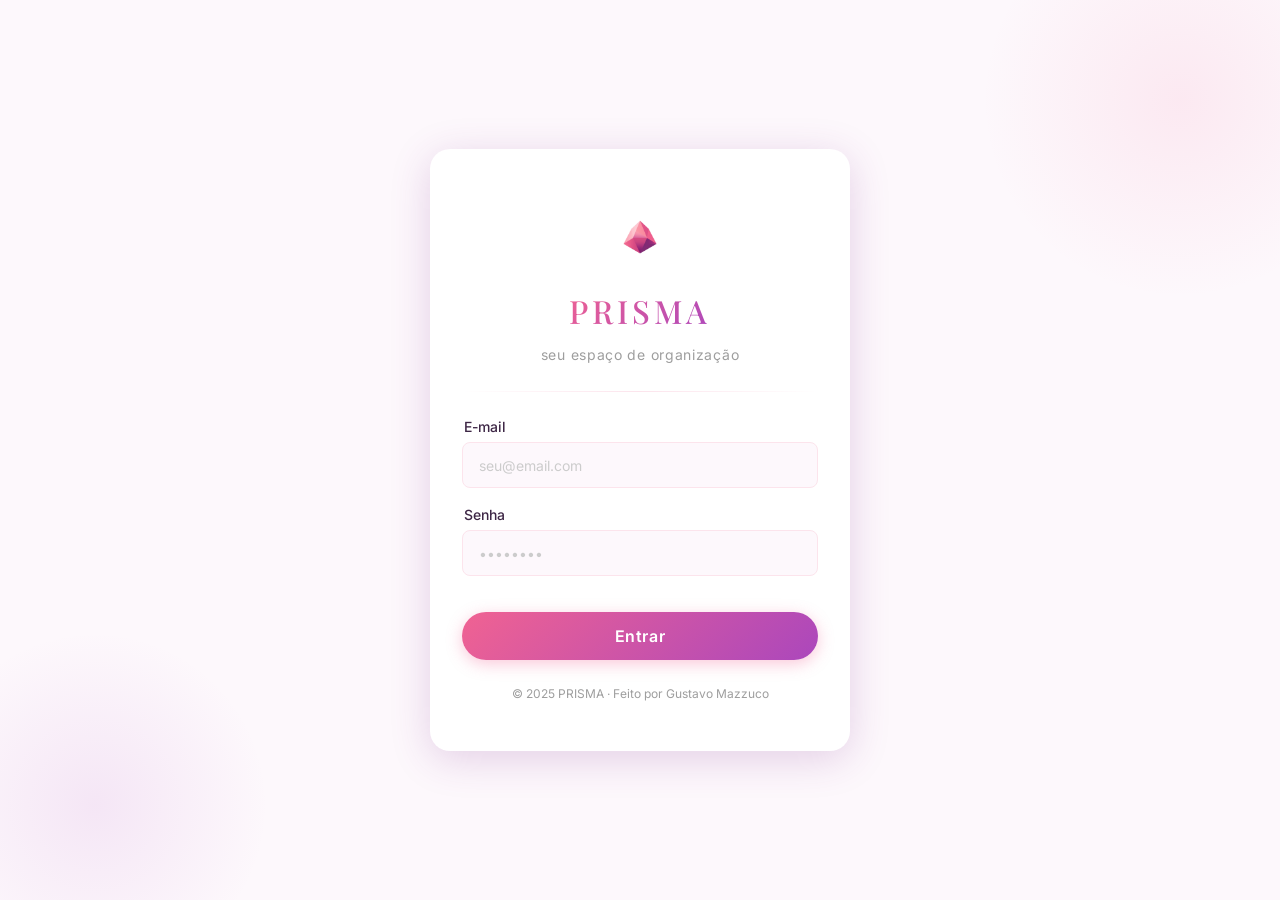
<file: index.html>
<!DOCTYPE html>

<html lang="pt-BR">

<head>
  <meta charset="UTF-8" />
  <meta name="viewport" content="width=device-width, initial-scale=1.0" />
  <title>PRISMA — Login</title>
  <script>
  if (estaLogado()) {
      window.location.href = 'home.html';
    }
  </script>
  <link rel="stylesheet" href="style/main.css" />
  <link rel="stylesheet" href="style/login.css" />
</head>

<body>

  <main class="login-page">

    <div class="login-card">

  
      <div class="login-logo">
        <img src="assets/logo.png" alt="Logo PRISMA" />
        <h1>PRISMA</h1>
        <p>seu espaço de organização</p>
      </div>

   
      <div class="login-divider"></div>

      
      <form class="login-form" action="#" onsubmit="return false">

        
        <div class="campo">
          <label for="email">E-mail</label>
          <input
            type="email"
            id="email"
            name="email"
            placeholder="seu@email.com"
            autocomplete="email"
            required
          />
        </div>

        
        <div class="campo">
          <label for="senha">Senha</label>
          <input
            type="password"
            id="senha"
            name="senha"
            placeholder="••••••••"
            autocomplete="current-password"
            required
          />
        </div>

        
        <p id="erro-login" class="erro-login"></p>

       
        <button type="submit" class="btn-entrar" onclick="entrar()">
          Entrar
        </button>

      </form>

      
      <p class="login-footer">
        © 2025 PRISMA · Feito por Gustavo Mazzuco
      </p>

    </div>
  </main>

  <script src="js/auth.js"></script>
  <script>
    
    function entrar() {
      const email = document.getElementById('email').value;
      const senha = document.getElementById('senha').value;
      const erroEl = document.getElementById('erro-login');

      erroEl.classList.remove('visivel');

      if (!email || !senha) return;

      const resultado = tentarLogin(email, senha);

      if (resultado.ok) {
        window.location.href = 'home.html';
      } else {
        erroEl.textContent = resultado.motivo;
        erroEl.classList.add('visivel');
      }
    }

    
    if (estaLogado()) {
      window.location.href = 'home.html';
    }
  </script>

</body>
</html>
</file>
<file: style/main.css>
@import url('https://fonts.googleapis.com/css2?family=Inter:wght@300;400;500;600;700&family=Playfair+Display:wght@400;500&display=swap');

/* ── Modo Claro (padrão) ── */
:root {
  --rosa:        #F06292;
  --rosa-claro:  #FCE4EC;
  --rosa-medio:  #F48FB1;
  --roxo:        #7B2D8B;
  --roxo-medio:  #AB47BC;
  --roxo-claro:  #F3E5F5;

  --gradiente: linear-gradient(135deg, var(--rosa) 0%, var(--roxo-medio) 100%);

  --branco:      #FFFFFF;
  --fundo:       #FDF8FC;
  --cinza-claro: #F5F5F5;
  --cinza-texto: #9E9E9E;
  --texto:       #3D2645;

  /* Variáveis de tema — mudam no modo escuro */
  --bg-page:       #FDF8FC;
  --bg-card:       #FFFFFF;
  --bg-topbar:     rgba(253, 248, 252, 0.88);
  --bg-navbar:     rgba(255, 255, 255, 0.92);
  --border-color:  #FCE4EC;
  --text-primary:  #3D2645;
  --text-muted:    #9E9E9E;
  --input-bg:      #FDF8FC;
  --shadow-card:   0 4px 24px rgba(123, 45, 139, 0.14);
  --shadow-topbar: 0 2px 16px rgba(123, 45, 139, 0.08);

  --fonte-titulo: 'Playfair Display', serif;
  --fonte-corpo:  'Inter', sans-serif;

  --texto-xs:  0.75rem;
  --texto-sm:  0.875rem;
  --texto-md:  1rem;
  --texto-lg:  1.125rem;
  --texto-xl:  1.5rem;
  --texto-2xl: 2rem;

  --espaco-xs:  0.25rem;
  --espaco-sm:  0.5rem;
  --espaco-md:  1rem;
  --espaco-lg:  1.5rem;
  --espaco-xl:  2rem;
  --espaco-2xl: 3rem;

  --borda-sm:   8px;
  --borda-md:   12px;
  --borda-lg:   20px;
  --borda-pill: 999px;

  --sombra-suave: 0 2px 16px rgba(123, 45, 139, 0.08);
  --sombra-media: 0 4px 24px rgba(123, 45, 139, 0.14);
  --sombra-forte: 0 8px 40px rgba(123, 45, 139, 0.20);
}

/* ── Modo Escuro ── */
/* Quando o <html> tiver a classe "dark", essas variáveis substituem as de cima */
html.dark {
  --bg-page:      #1A1020;
  --bg-card:      #251830;
  --bg-topbar:    rgba(26, 16, 32, 0.90);
  --bg-navbar:    rgba(26, 16, 32, 0.95);
  --border-color: rgba(240, 98, 146, 0.15);
  --text-primary: #F0E6F6;
  --text-muted:   #7A6880;
  --input-bg:     #1A1020;
  --shadow-card:  0 4px 24px rgba(0, 0, 0, 0.4);
  --shadow-topbar:0 2px 16px rgba(0, 0, 0, 0.3);
  --branco:       #251830;
  --fundo:        #1A1020;
  --rosa-claro:   rgba(240, 98, 146, 0.12);
  --cinza-texto:  #7A6880;
  --texto:        #F0E6F6;
}

*, *::before, *::after {
  box-sizing: border-box;
  margin: 0;
  padding: 0;
}

body {
  font-family: var(--fonte-corpo);
  font-size: var(--texto-md);
  color: var(--text-primary);
  background-color: var(--bg-page);
  line-height: 1.6;
  -webkit-font-smoothing: antialiased;
  transition: background-color 0.3s, color 0.3s;
}

.sr-only {
  position: absolute;
  width: 1px;
  height: 1px;
  overflow: hidden;
  clip: rect(0,0,0,0);
  white-space: nowrap;
}

/* ════════════════════════════════════
   SIDEBAR (menu lateral deslizante)
   Compartilhada por todas as páginas.
   Abre ao clicar na logo da topbar.
════════════════════════════════════ */

/* Fundo escurecido por trás da sidebar */
.sidebar-overlay {
  position: fixed;
  inset: 0;
  background: rgba(20, 10, 25, 0.45);
  backdrop-filter: blur(2px);
  z-index: 400;
  opacity: 0;
  pointer-events: none;
  transition: opacity 0.25s ease;
}
.sidebar-overlay.aberta {
  opacity: 1;
  pointer-events: auto;
}

/* Painel lateral */
.sidebar {
  position: fixed;
  top: 0;
  left: 0;
  height: 100%;
  width: 78%;
  max-width: 300px;
  background: var(--bg-card);
  z-index: 401;
  display: flex;
  flex-direction: column;
  box-shadow: var(--sombra-forte);
  transform: translateX(-100%);
  transition: transform 0.3s ease;
}
.sidebar.aberta {
  transform: translateX(0);
}

/* Cabeçalho da sidebar: logo + nome do app */
.sidebar-header {
  display: flex;
  align-items: center;
  gap: 10px;
  padding: var(--espaco-lg) var(--espaco-lg) var(--espaco-md);
  border-bottom: 1px solid var(--border-color);
}
.sidebar-header img {
  width: 38px;
  height: 38px;
  object-fit: contain;
}
.sidebar-header span {
  font-family: var(--fonte-titulo);
  font-size: var(--texto-lg);
  font-weight: 500;
  background: var(--gradiente);
  -webkit-background-clip: text;
  -webkit-text-fill-color: transparent;
  background-clip: text;
}

/* Lista de itens do menu */
.sidebar-menu {
  display: flex;
  flex-direction: column;
  padding: var(--espaco-sm) 0;
  flex: 1;
}

.sidebar-item {
  display: flex;
  align-items: center;
  gap: 12px;
  padding: 0.85rem var(--espaco-lg);
  background: none;
  border: none;
  cursor: pointer;
  font-family: var(--fonte-corpo);
  font-size: var(--texto-sm);
  font-weight: 500;
  color: var(--text-primary);
  text-align: left;
  width: 100%;
  transition: background 0.15s;
}
.sidebar-item:hover {
  background: var(--rosa-claro);
}
.sidebar-item-icone {
  font-size: 1.15rem;
  width: 22px;
  text-align: center;
}

/* Separador antes do "Sair" */
.sidebar-divisor {
  height: 1px;
  background: var(--border-color);
  margin: var(--espaco-sm) var(--espaco-lg);
}

.sidebar-item.sair {
  color: #E53935;
}
.sidebar-item.sair:hover {
  background: rgba(229,57,53,0.08);
}

/* Botão de fechar (X) no topo da sidebar, lado direito */
.sidebar-fechar {
  background: none;
  border: none;
  cursor: pointer;
  font-size: 1.1rem;
  color: var(--text-muted);
  padding: 4px 8px;
  border-radius: var(--borda-sm);
  margin-left: auto;
}
.sidebar-fechar:hover {
  background: var(--rosa-claro);
}

/* Logo da topbar agora é clicável */
.topbar-logo {
  cursor: pointer;
  transition: transform 0.15s;
}
.topbar-logo:hover {
  transform: scale(1.06);
}
</file>
<file: style/login.css>
/* Página de login ocupa a tela toda e centraliza tudo */
.login-page {
  min-height: 100vh;          
  display: flex;              
  align-items: center;        
  justify-content: center;    
  background-color: var(--fundo);
  position: relative;
  overflow: hidden;         
}


.login-page::before,
.login-page::after {
  content: '';
  position: absolute;
  border-radius: 50%;
  pointer-events: none;       
}

.login-page::before {
  width: 400px;
  height: 400px;
  background: radial-gradient(circle, rgba(240, 98, 146, 0.10) 0%, transparent 70%);
  top: -100px;
  right: -100px;
}

.login-page::after {
  width: 350px;
  height: 350px;
  background: radial-gradient(circle, rgba(171, 71, 188, 0.10) 0%, transparent 70%);
  bottom: -80px;
  left: -80px;
}

/* Cartão central do login */
.login-card {
  background: var(--branco);
  border-radius: var(--borda-lg);
  box-shadow: var(--sombra-forte);
  padding: var(--espaco-2xl) var(--espaco-xl);
  width: 100%;
  max-width: 420px;           
  display: flex;
  flex-direction: column;     
  align-items: center;
  gap: var(--espaco-lg);
  position: relative;
  z-index: 1;                 
}

/* Área do logo */
.login-logo {
  display: flex;
  flex-direction: column;
  align-items: center;
  gap: var(--espaco-sm);
}

.login-logo img {
  width: 80px;
  height: 80px;
  object-fit: contain;        
}

/* Nome do app */
.login-logo h1 {
  font-family: var(--fonte-titulo);
  font-size: var(--texto-2xl);
  font-weight: 500;
  letter-spacing: 0.12em;     
  background: var(--gradiente);
  -webkit-background-clip: text;  
  -webkit-text-fill-color: transparent;
  background-clip: text;
}

/* Subtítulo discreto abaixo do nome */
.login-logo p {
  font-size: var(--texto-sm);
  color: var(--cinza-texto);
  letter-spacing: 0.05em;
}

/* Linha divisória sutil */
.login-divider {
  width: 100%;
  height: 1px;
  background: linear-gradient(
    to right,
    transparent,
    var(--rosa-claro),
    transparent
  );
}

/* Formulário */
.login-form {
  width: 100%;
  display: flex;
  flex-direction: column;
  gap: var(--espaco-md);
}

/* Cada campo (label + input juntos) */
.campo {
  display: flex;
  flex-direction: column;
  gap: var(--espaco-xs);
}

.campo label {
  font-size: var(--texto-sm);
  font-weight: 500;
  color: var(--texto);
  padding-left: 2px;
}

/* Os campos de texto */
.campo input {
  width: 100%;
  padding: 0.75rem 1rem;
  border: 1.5px solid var(--rosa-claro);
  border-radius: var(--borda-sm);
  font-family: var(--fonte-corpo);
  font-size: var(--texto-md);
  color: var(--texto);
  background: var(--fundo);
  outline: none;               
  transition: border-color 0.2s, box-shadow 0.2s;
}

/* Efeito ao clicar no campo */
.campo input:focus {
  border-color: var(--rosa-medio);
  box-shadow: 0 0 0 3px rgba(240, 98, 146, 0.12);
  background: var(--branco);
}

/* Placeholder (texto cinza dentro do campo) */
.campo input::placeholder {
  color: #CCC;
  font-size: var(--texto-sm);
}

/* Link "esqueci a senha" — alinhado à direita */
.link-esqueci {
  text-align: right;
  font-size: var(--texto-sm);
  color: var(--roxo-medio);
  text-decoration: none;
  transition: color 0.2s;
  margin-top: calc(-1 * var(--espaco-xs));  
}

.link-esqueci:hover {
  color: var(--roxo);
}

/* Mensagem de erro do login (senha incorreta, campos vazios...) */
.erro-login {
  font-size: var(--texto-xs);
  color: #E53935;
  text-align: center;
  min-height: 0;
  max-height: 0;
  opacity: 0;
  overflow: hidden;
  transition: opacity 0.2s, max-height 0.2s;
}
.erro-login.visivel {
  max-height: 40px;
  opacity: 1;
  margin-top: -4px;
}

/* Botão principal de login */
.btn-entrar {
  width: 100%;
  padding: 0.85rem;
  border: none;
  border-radius: var(--borda-pill);
  background: var(--gradiente);
  color: var(--branco);
  font-family: var(--fonte-corpo);
  font-size: var(--texto-md);
  font-weight: 600;
  letter-spacing: 0.04em;
  cursor: pointer;
  transition: opacity 0.2s, transform 0.15s, box-shadow 0.2s;
  box-shadow: 0 4px 16px rgba(240, 98, 146, 0.35);
  margin-top: var(--espaco-xs);
}

.btn-entrar:hover {
  opacity: 0.92;
  transform: translateY(-1px);           
  box-shadow: 0 6px 20px rgba(240, 98, 146, 0.45);
}

.btn-entrar:active {
  transform: translateY(0);             
  opacity: 1;
}

/* Rodapé do card */
.login-footer {
  font-size: var(--texto-xs);
  color: var(--cinza-texto);
  text-align: center;
}
</file>
<file: style/calendario.css>
.cal-page {
  min-height: 100vh;
  background-color: var(--bg-page);
  display: flex;
  flex-direction: column;
  max-width: 480px;
  margin: 0 auto;
  transition: background-color 0.3s;
}

/* ── TOPBAR ── */
.topbar {
  position: fixed;
  top: 0; left: 50%;
  transform: translateX(-50%);
  width: 100%; max-width: 480px;
  z-index: 100;
  display: flex; align-items: center; justify-content: space-between;
  padding: 0.75rem 1.25rem;
  background: var(--bg-topbar);
  backdrop-filter: blur(12px);
  -webkit-backdrop-filter: blur(12px);
  border-bottom: 1px solid transparent;
  transition: border-color 0.3s, box-shadow 0.3s, background 0.3s;
}
.topbar.scrolled { border-color: var(--border-color); box-shadow: var(--shadow-topbar); }
.topbar-logo { width: 32px; height: 32px; object-fit: contain; }
.topbar-titulo {
  font-family: var(--fonte-titulo); font-size: var(--texto-lg); font-weight: 500;
  background: var(--gradiente);
  -webkit-background-clip: text; -webkit-text-fill-color: transparent; background-clip: text;
}
.topbar-acoes { display: flex; align-items: center; gap: 4px; }
.topbar-btn {
  background: none; border: none; cursor: pointer;
  font-size: 1.15rem; padding: 6px;
  border-radius: var(--borda-sm);
  transition: background 0.2s; line-height: 1;
  display: flex; align-items: center; justify-content: center;
}
.topbar-btn:hover { background: var(--rosa-claro); }

/* ── CONTEÚDO ── */
.cal-content {
  padding-top: 60px;
  padding-bottom: 40px;
  display: flex;
  flex-direction: column;
  gap: var(--espaco-lg);
}

/* ── NAVEGAÇÃO DE MÊS ── */
.mes-nav {
  margin: var(--espaco-md) var(--espaco-md) 0;
  display: flex;
  align-items: center;
  justify-content: space-between;
}
.mes-nav-btn {
  width: 38px; height: 38px;
  border-radius: 50%;
  border: none;
  background: var(--bg-card);
  box-shadow: var(--shadow-card);
  color: var(--roxo-medio);
  font-size: 1.1rem;
  cursor: pointer;
  display: flex; align-items: center; justify-content: center;
  transition: transform 0.15s, background 0.2s;
}
.mes-nav-btn:hover { transform: scale(1.07); background: var(--rosa-claro); }

.mes-nav-titulo {
  display: flex;
  flex-direction: column;
  align-items: center;
  cursor: pointer;
}
.mes-nome {
  font-family: var(--fonte-titulo);
  font-size: var(--texto-xl);
  color: var(--text-primary);
  text-transform: capitalize;
}
.mes-ano {
  font-size: var(--texto-xs);
  color: var(--text-muted);
  letter-spacing: 0.06em;
}

/* ── BOTÃO HOJE ── */
.btn-hoje {
  margin: 0 var(--espaco-md);
  align-self: flex-start;
  background: none;
  border: 1.5px solid var(--rosa-medio);
  color: var(--rosa);
  border-radius: var(--borda-pill);
  font-size: var(--texto-xs);
  font-weight: 600;
  padding: 0.3rem 0.9rem;
  cursor: pointer;
  transition: background 0.2s;
}
.btn-hoje:hover { background: var(--rosa-claro); }

/* ── BOTÃO METAS SEMANAIS ── */
.linha-botoes-topo {
  display: flex;
  gap: 8px;
  margin: 0 var(--espaco-md);
}
.btn-metas-semanais {
  align-self: flex-start;
  background: var(--gradiente);
  border: none;
  color: #fff;
  border-radius: var(--borda-pill);
  font-size: var(--texto-xs);
  font-weight: 600;
  padding: 0.3rem 0.9rem;
  cursor: pointer;
  box-shadow: 0 2px 8px rgba(240,98,146,0.3);
  transition: opacity 0.2s, transform 0.15s;
}
.btn-metas-semanais:hover { opacity: 0.9; transform: translateY(-1px); }


.metas-semanais-tela {
  position: fixed;
  inset: 0;
  background: var(--bg-page);
  z-index: 250;
  display: none;
  flex-direction: column;
  max-width: 480px;
  margin: 0 auto;
  overflow-y: auto;
}
.metas-semanais-tela.aberta { display: flex; }

.ms-topbar {
  position: sticky;
  top: 0;
  background: var(--bg-topbar);
  backdrop-filter: blur(12px);
  display: flex;
  align-items: center;
  gap: var(--espaco-sm);
  padding: 0.85rem 1.1rem;
  border-bottom: 1px solid var(--border-color);
  z-index: 10;
}
.ms-voltar {
  background: none; border: none; cursor: pointer;
  font-size: 1.2rem; color: var(--text-primary);
  padding: 4px; border-radius: var(--borda-sm);
}
.ms-voltar:hover { background: var(--rosa-claro); }
.ms-titulo {
  font-family: var(--fonte-titulo);
  font-size: var(--texto-lg);
  color: var(--text-primary);
  flex: 1;
}

.ms-periodo-label {
  margin: var(--espaco-md) var(--espaco-md) 0;
  font-size: var(--texto-xs);
  color: var(--text-muted);
  text-align: center;
  background: var(--rosa-claro);
  border-radius: var(--borda-pill);
  padding: 0.4rem 0.8rem;
}

.ms-conteudo {
  padding: var(--espaco-md);
  display: flex;
  flex-direction: column;
  gap: var(--espaco-sm);
}

/* Cards dos 7 dias */
.ms-dia-card {
  background: var(--bg-card);
  border-radius: var(--borda-md);
  box-shadow: var(--shadow-card);
  overflow: hidden;
}

.ms-dia-header {
  display: flex;
  align-items: center;
  justify-content: space-between;
  padding: 0.75rem var(--espaco-md);
  cursor: pointer;
  transition: background 0.15s;
}
.ms-dia-header:hover { background: var(--rosa-claro); }

.ms-dia-nome-wrap { display: flex; flex-direction: column; }
.ms-dia-nome {
  font-size: var(--texto-sm);
  font-weight: 600;
  color: var(--text-primary);
}
.ms-dia-nome.hoje-destaque {
  background: var(--gradiente);
  -webkit-background-clip: text;
  -webkit-text-fill-color: transparent;
  background-clip: text;
}
.ms-dia-data { font-size: var(--texto-xs); color: var(--text-muted); }

.ms-dia-resumo { display: flex; align-items: center; gap: 8px; }
.ms-dia-contagem {
  font-size: var(--texto-xs);
  color: var(--text-muted);
  background: var(--rosa-claro);
  padding: 2px 8px;
  border-radius: var(--borda-pill);
}
.ms-dia-seta { font-size: 0.7rem; color: var(--text-muted); transition: transform 0.2s; }
.ms-dia-card.aberto .ms-dia-seta { transform: rotate(180deg); }

.ms-dia-conteudo {
  display: none;
  padding: 0 var(--espaco-md) var(--espaco-md);
  flex-direction: column;
  gap: var(--espaco-sm);
}
.ms-dia-card.aberto .ms-dia-conteudo { display: flex; }

.ms-metas-lista {
  list-style: none;
  display: flex;
  flex-direction: column;
  gap: 6px;
}
.ms-meta-item {
  display: flex;
  align-items: center;
  gap: var(--espaco-sm);
  background: var(--fundo);
  border: 1px solid var(--border-color);
  border-radius: var(--borda-sm);
  padding: 0.55rem 0.75rem;
  cursor: pointer;
}
.ms-meta-checkbox {
  width: 16px; height: 16px;
  border-radius: 50%;
  border: 2px solid var(--rosa-medio);
  flex-shrink: 0;
  position: relative;
  transition: background 0.2s, border-color 0.2s;
}
.ms-meta-item.concluida .ms-meta-checkbox { background: var(--gradiente); border-color: transparent; }
.ms-meta-checkbox::after {
  content: ''; width: 4px; height: 7px; border: 2px solid white;
  border-top: none; border-left: none;
  transform: rotate(45deg) translateY(-1px); opacity: 0; transition: opacity 0.2s;
}
.ms-meta-item.concluida .ms-meta-checkbox::after { opacity: 1; }
.ms-meta-texto { flex: 1; font-size: var(--texto-sm); color: var(--text-primary); }
.ms-meta-item.concluida .ms-meta-texto { color: var(--text-muted); text-decoration: line-through; }
.ms-meta-del {
  background: none; border: none; cursor: pointer; color: var(--text-muted);
  font-size: 0.85rem; padding: 3px 5px; border-radius: var(--borda-sm);
}
.ms-meta-del:hover { color: #E53935; background: rgba(229,57,53,0.08); }

.ms-add-form { display: flex; gap: 6px; margin-top: 2px; }
.ms-add-form input {
  flex: 1; padding: 0.5rem 0.7rem;
  border: 1.5px solid var(--border-color); border-radius: var(--borda-sm);
  font-family: var(--fonte-corpo); font-size: var(--texto-xs);
  color: var(--text-primary); background: var(--input-bg); outline: none;
}
.ms-add-form input:focus { border-color: var(--rosa-medio); }
.ms-add-form button {
  background: var(--gradiente); border: none; border-radius: var(--borda-sm);
  color: #fff; font-size: 1rem; cursor: pointer; padding: 0 0.7rem;
}

.ms-dia-vazio { font-size: var(--texto-xs); color: var(--text-muted); text-align: center; padding: 6px 0; }

.ms-reset-info {
  margin: 0 var(--espaco-md) var(--espaco-md);
  font-size: var(--texto-xs);
  color: var(--text-muted);
  text-align: center;
  line-height: 1.5;
}

/* ── GRID DO CALENDÁRIO ── */
.cal-card {
  margin: 0 var(--espaco-md);
  background: var(--bg-card);
  border-radius: var(--borda-lg);
  box-shadow: var(--shadow-card);
  padding: var(--espaco-sm);
}

.semana-header {
  display: grid;
  grid-template-columns: repeat(7, 1fr);
  margin-bottom: 6px;
}
.semana-header span {
  text-align: center;
  font-size: 0.65rem;
  font-weight: 600;
  letter-spacing: 0.04em;
  color: var(--text-muted);
  text-transform: uppercase;
}

.dias-grid {
  display: grid;
  grid-template-columns: repeat(7, 1fr);
  gap: 3px;
}

.dia-cel {
  position: relative;
  min-height: 64px;
  display: flex;
  flex-direction: column;
  align-items: center;
  padding: 4px 2px 3px;
  border-radius: 10px;
  cursor: pointer;
  transition: background 0.15s;
  font-size: var(--texto-xs);
  color: var(--text-primary);
  overflow: hidden;
}
.dia-cel:hover { background: var(--rosa-claro); }
.dia-cel.fora-mes { color: var(--text-muted); opacity: 0.35; cursor: default; }
.dia-cel.fora-mes:hover { background: none; }

/* Número do dia */
.dia-numero {
  width: 20px;
  height: 20px;
  display: flex;
  align-items: center;
  justify-content: center;
  border-radius: 50%;
  font-size: var(--texto-xs);
  font-weight: 600;
  flex-shrink: 0;
}

.dia-cel.hoje .dia-numero {
  background: var(--gradiente);
  color: #fff;
}

.dia-cel.selecionado {
  background: var(--rosa-claro);
}
.dia-cel.selecionado .dia-numero {
  border: 1.5px solid var(--rosa-medio);
}
html.dark .dia-cel.selecionado { background: rgba(240,98,146,0.12); }

/* Pílulas de evento dentro do dia */
.dia-pilulas {
  width: 100%;
  display: flex;
  flex-direction: column;
  gap: 2px;
  margin-top: 3px;
}
.dia-pilula {
  width: 100%;
  font-size: 0.55rem;
  font-weight: 600;
  line-height: 1.3;
  padding: 1px 4px;
  border-radius: 4px;
  white-space: nowrap;
  overflow: hidden;
  text-overflow: ellipsis;
  color: #fff;
  text-align: left;
}
.dia-pilula-mais {
  font-size: 0.55rem;
  color: var(--text-muted);
  text-align: left;
  width: 100%;
  padding: 0 4px;
}

/* Ponto indicador de feriado — fica ao lado do número */
.dia-feriado-dot {
  position: absolute;
  top: 4px;
  right: 4px;
  width: 5px; height: 5px;
  border-radius: 50%;
  background: #FFB300;
}

/* ── LEGENDA DE FERIADO ── */
.legenda-feriado {
  margin: 0 var(--espaco-md);
  display: flex;
  align-items: center;
  gap: 6px;
  font-size: var(--texto-xs);
  color: var(--text-muted);
}
.legenda-dot {
  width: 6px; height: 6px;
  border-radius: 50%;
  background: #FFB300;
}

/* ── CARD DE FERIADO DO DIA SELECIONADO ── */
.feriado-aviso {
  margin: 0 var(--espaco-md);
  background: linear-gradient(135deg, rgba(255,179,0,0.12), rgba(255,179,0,0.05));
  border: 1px solid rgba(255,179,0,0.3);
  border-radius: var(--borda-md);
  padding: 0.7rem var(--espaco-md);
  display: flex;
  align-items: center;
  gap: 8px;
  font-size: var(--texto-sm);
  color: var(--text-primary);
}
.feriado-aviso-icon { font-size: 1.1rem; }

/* ── SEÇÃO: EVENTOS DO DIA ── */
.eventos-secao {
  margin: 0 var(--espaco-md);
  display: flex;
  flex-direction: column;
  gap: var(--espaco-sm);
}

.eventos-secao-header {
  display: flex;
  align-items: center;
  justify-content: space-between;
}
.eventos-secao-titulo {
  font-size: var(--texto-md);
  font-weight: 600;
  color: var(--text-primary);
}
.eventos-secao-data {
  font-size: var(--texto-xs);
  color: var(--text-muted);
}

.btn-novo-evento {
  width: 100%;
  padding: 0.75rem;
  border: 1.5px dashed var(--border-color);
  border-radius: var(--borda-md);
  background: none;
  color: var(--text-muted);
  font-family: var(--fonte-corpo);
  font-size: var(--texto-sm);
  font-weight: 500;
  cursor: pointer;
  transition: border-color 0.2s, color 0.2s;
}
.btn-novo-evento:hover { border-color: var(--rosa-medio); color: var(--rosa); }

.eventos-lista {
  display: flex;
  flex-direction: column;
  gap: var(--espaco-sm);
}

.evento-card {
  background: var(--bg-card);
  border-radius: var(--borda-md);
  box-shadow: var(--shadow-card);
  padding: var(--espaco-md);
  display: flex;
  gap: var(--espaco-sm);
  align-items: flex-start;
  border-left: 5px solid var(--rosa-medio);
}

.evento-info { flex: 1; min-width: 0; }
.evento-titulo {
  font-size: var(--texto-sm);
  font-weight: 600;
  color: var(--text-primary);
}
.evento-horario {
  font-size: var(--texto-xs);
  color: var(--roxo-medio);
  margin-top: 1px;
}
.evento-obs {
  font-size: var(--texto-xs);
  color: var(--text-muted);
  margin-top: 4px;
  line-height: 1.4;
  white-space: pre-wrap;
}

.evento-acoes {
  display: flex;
  gap: 4px;
  flex-shrink: 0;
}
.evento-acao-btn {
  background: none; border: none; cursor: pointer;
  font-size: 0.9rem; padding: 4px 6px;
  border-radius: var(--borda-sm);
  color: var(--text-muted);
  transition: background 0.15s, color 0.15s;
}
.evento-acao-btn:hover { background: var(--rosa-claro); color: var(--rosa); }
.evento-acao-btn.del:hover { color: #E53935; background: rgba(229,57,53,0.08); }

.eventos-vazio {
  text-align: center;
  font-size: var(--texto-sm);
  color: var(--text-muted);
  padding: var(--espaco-lg) 0;
}

/* ── MODAL DE EVENTO ── */
.modal-overlay {
  position: fixed;
  inset: 0;
  background: rgba(20, 10, 25, 0.45);
  backdrop-filter: blur(2px);
  display: none;
  align-items: center;
  justify-content: center;
  z-index: 300;
  padding: var(--espaco-md);
}
.modal-overlay.aberto { display: flex; }

.modal-box {
  background: var(--bg-card);
  border-radius: var(--borda-lg);
  box-shadow: var(--sombra-forte);
  width: 100%;
  max-width: 400px;
  max-height: 88vh;
  overflow-y: auto;
  padding: var(--espaco-lg);
  display: flex;
  flex-direction: column;
  gap: var(--espaco-md);
}

.modal-header {
  display: flex;
  align-items: center;
  justify-content: space-between;
}
.modal-titulo {
  font-family: var(--fonte-titulo);
  font-size: var(--texto-lg);
  color: var(--text-primary);
}
.modal-fechar {
  background: none; border: none; cursor: pointer;
  font-size: 1.3rem; color: var(--text-muted);
  padding: 2px 8px; border-radius: var(--borda-sm);
}
.modal-fechar:hover { background: var(--rosa-claro); }

.modal-campo {
  display: flex;
  flex-direction: column;
  gap: 4px;
}
.modal-campo label {
  font-size: var(--texto-xs);
  font-weight: 600;
  letter-spacing: 0.05em;
  text-transform: uppercase;
  color: var(--text-muted);
}
.modal-campo input,
.modal-campo textarea {
  width: 100%;
  padding: 0.6rem 0.85rem;
  border: 1.5px solid var(--border-color);
  border-radius: var(--borda-sm);
  font-family: var(--fonte-corpo);
  font-size: var(--texto-sm);
  color: var(--text-primary);
  background: var(--input-bg);
  outline: none;
  transition: border-color 0.2s;
}
.modal-campo input:focus,
.modal-campo textarea:focus { border-color: var(--rosa-medio); }
.modal-campo textarea { min-height: 70px; resize: vertical; }

.modal-row-2 {
  display: grid;
  grid-template-columns: 1fr 1fr;
  gap: var(--espaco-sm);
}

/* Seletor de cor */
.cor-picker-row {
  display: flex;
  align-items: center;
  gap: var(--espaco-sm);
}
.cor-picker-input {
  width: 44px; height: 44px;
  border-radius: 50%;
  border: 2px solid var(--border-color);
  cursor: pointer;
  padding: 0;
  background: none;
  overflow: hidden;
}
.cor-picker-input::-webkit-color-swatch-wrapper { padding: 0; }
.cor-picker-input::-webkit-color-swatch { border: none; border-radius: 50%; }

.cor-presets {
  display: flex;
  gap: 6px;
  flex-wrap: wrap;
}
.cor-preset {
  width: 26px; height: 26px;
  border-radius: 50%;
  cursor: pointer;
  border: 2px solid transparent;
  transition: transform 0.15s, border-color 0.15s;
}
.cor-preset:hover { transform: scale(1.12); }
.cor-preset.selecionado { border-color: var(--text-primary); }

.modal-acoes {
  display: flex;
  gap: var(--espaco-sm);
  margin-top: var(--espaco-xs);
}
.modal-btn {
  flex: 1;
  padding: 0.75rem;
  border-radius: var(--borda-pill);
  border: none;
  font-family: var(--fonte-corpo);
  font-size: var(--texto-sm);
  font-weight: 600;
  cursor: pointer;
  transition: opacity 0.2s, transform 0.15s;
}
.modal-btn.salvar {
  background: var(--gradiente);
  color: #fff;
  box-shadow: 0 4px 14px rgba(240,98,146,0.3);
}
.modal-btn.cancelar {
  background: var(--rosa-claro);
  color: var(--roxo);
}
.modal-btn:hover { opacity: 0.9; transform: translateY(-1px); }

/* ── NAVBAR ── */
.navbar {
  position: fixed;
  bottom: 0; left: 50%;
  transform: translateX(-50%);
  width: 100%; max-width: 480px;
  background: var(--bg-navbar);
  backdrop-filter: blur(16px);
  -webkit-backdrop-filter: blur(16px);
  border-top: 1px solid var(--border-color);
  display: flex; align-items: center; justify-content: space-around;
  padding: 0.6rem 0 calc(0.6rem + env(safe-area-inset-bottom));
  z-index: 100;
  transition: background 0.3s, border-color 0.3s;
}
.nav-item {
  display: flex; flex-direction: column; align-items: center; gap: 3px;
  background: none; border: none; cursor: pointer;
  padding: 6px 16px; border-radius: var(--borda-sm);
  transition: background 0.15s; text-decoration: none;
}
.nav-item:hover { background: var(--rosa-claro); }
.nav-icon { font-size: 1.3rem; line-height: 1; }
.nav-label {
  font-family: var(--fonte-corpo); font-size: 0.65rem; font-weight: 500;
  letter-spacing: 0.05em; color: var(--text-muted); text-transform: uppercase;
}
.nav-item.ativo .nav-icon { filter: drop-shadow(0 0 4px rgba(240,98,146,0.4)); }
.nav-item.ativo .nav-label {
  background: var(--gradiente);
  -webkit-background-clip: text; -webkit-text-fill-color: transparent;
  background-clip: text; font-weight: 600;
}

/* ════════════════════════════════════
   LINKS DE NAVEGAÇÃO NA TOPBAR (desktop)
════════════════════════════════════ */
.topbar-nav-desktop { display: none; }
.topbar-nav-link {
  background: none; border: none; cursor: pointer;
  font-family: var(--fonte-corpo); font-size: var(--texto-sm); font-weight: 500;
  color: var(--text-muted); padding: 0.5rem 1rem;
  border-radius: var(--borda-pill);
  transition: background 0.15s, color 0.15s; white-space: nowrap;
}
.topbar-nav-link:hover { background: var(--rosa-claro); color: var(--text-primary); }
.topbar-nav-link.ativo { background: var(--gradiente); color: #fff; }

/* No mobile, a logo do calendário fica escondida (só o botão de voltar aparece) */
.topbar-logo-desktop { display: none; }

/* ════════════════════════════════════
   RESPONSIVO — MOBILE (480 a 767px)
════════════════════════════════════ */
@media (min-width: 480px) and (max-width: 767px) {
  .cal-page { box-shadow: 0 0 60px rgba(123,45,139,0.08); min-height: 100vh; }
}

/* ════════════════════════════════════
   RESPONSIVO — DESKTOP (768px ou mais)
════════════════════════════════════ */
@media (min-width: 768px) {

  .cal-page { max-width: 100%; box-shadow: none; }

  .topbar { max-width: 100%; padding: 1rem 2.5rem; }

  /* No desktop, troca o botão de voltar pela logo (que abre a sidebar) */
  .topbar-btn-voltar { display: none; }
  .topbar-logo-desktop {
    display: block;
    width: 42px;
    height: 42px;
    cursor: pointer;
  }

  .topbar-nav-desktop {
    display: flex;
    align-items: center;
    gap: 4px;
    position: absolute;
    left: 50%;
    transform: translateX(-50%);
  }
  .topbar-titulo { display: none; }
  .topbar-acoes { gap: 8px; }
  .topbar-btn { font-size: 1.3rem; }

  .cal-content {
    padding-top: 90px;
    padding-bottom: 50px;
    max-width: 700px;
    margin: 0 auto;
    width: 100%;
  }

  .mes-nav { margin: var(--espaco-lg) 0 0; }
  .linha-botoes-topo, .cal-card, .legenda-feriado, .feriado-aviso, .eventos-secao {
    margin-left: 0;
    margin-right: 0;
  }

  .navbar { display: none; }
}

@media (min-width: 1200px) {
  .cal-content { max-width: 800px; }
}
</file>
<file: style/rotina.css>
/* ============================================
   PRISMA — Estilos da Rotina Semanal
============================================ */

/* ── TELA FULL DA ROTINA (igual ao detalhe de matéria) ── */
.rotina-tela {
  position: fixed;
  inset: 0;
  background: var(--bg-page);
  z-index: 250;
  display: none;
  flex-direction: column;
  max-width: 480px;
  margin: 0 auto;
  overflow-y: auto;
}
.rotina-tela.aberta { display: flex; }

/* ── TOPBAR DA ROTINA ── */
.rotina-topbar {
  position: sticky;
  top: 0;
  background: var(--bg-topbar);
  backdrop-filter: blur(12px);
  -webkit-backdrop-filter: blur(12px);
  display: flex;
  align-items: center;
  gap: var(--espaco-sm);
  padding: 0.85rem 1.1rem;
  border-bottom: 1px solid var(--border-color);
  z-index: 10;
  flex-shrink: 0;
}
.rotina-voltar {
  background: none; border: none; cursor: pointer;
  font-size: 1.2rem; color: var(--text-primary);
  padding: 4px; border-radius: var(--borda-sm);
  transition: background 0.15s;
}
.rotina-voltar:hover { background: var(--rosa-claro); }
.rotina-titulo-tela {
  font-family: var(--fonte-titulo);
  font-size: var(--texto-lg);
  color: var(--text-primary);
  flex: 1;
}

/* ── CONTEÚDO ── */
.rotina-conteudo {
  padding: var(--espaco-md);
  display: flex;
  flex-direction: column;
  gap: var(--espaco-sm);
  flex: 1;
}

/* Grid dos 7 dias (coluna única no mobile, 2 colunas no desktop) */
.rotina-dias-grid {
  display: flex;
  flex-direction: column;
  gap: var(--espaco-sm);
}

/* ── CARD DE CADA DIA ── */
.rotina-dia-card {
  background: var(--bg-card);
  border-radius: var(--borda-md);
  box-shadow: var(--shadow-card);
  overflow: hidden;
}

.rotina-dia-header {
  display: flex;
  align-items: center;
  justify-content: space-between;
  padding: 0.75rem var(--espaco-md);
  cursor: pointer;
  transition: background 0.15s;
  user-select: none;
}
.rotina-dia-header:hover { background: var(--rosa-claro); }

.rotina-dia-nome-wrap {
  display: flex;
  flex-direction: column;
  gap: 1px;
}
.rotina-dia-nome {
  font-size: var(--texto-sm);
  font-weight: 600;
  color: var(--text-primary);
}
.rotina-dia-nome.hoje-destaque {
  background: var(--gradiente);
  -webkit-background-clip: text;
  -webkit-text-fill-color: transparent;
  background-clip: text;
}
.rotina-dia-data {
  font-size: var(--texto-xs);
  color: var(--text-muted);
}

.rotina-dia-resumo { display: flex; align-items: center; gap: 6px; }
.rotina-dia-count {
  font-size: var(--texto-xs);
  color: var(--text-muted);
  background: var(--rosa-claro);
  padding: 2px 8px;
  border-radius: var(--borda-pill);
}
.rotina-seta {
  font-size: 0.7rem;
  color: var(--text-muted);
  transition: transform 0.2s;
}
.rotina-dia-card.aberto .rotina-seta { transform: rotate(180deg); }

/* Corpo do dia — oculto até clicar */
.rotina-dia-corpo {
  display: none;
  flex-direction: column;
  gap: var(--espaco-sm);
  padding: 0 var(--espaco-md) var(--espaco-md);
}
.rotina-dia-card.aberto .rotina-dia-corpo { display: flex; }

/* ── LISTA DE TAREFAS ORDENADAS POR HORA ── */
.rotina-tarefas-lista {
  display: flex;
  flex-direction: column;
  gap: 6px;
}

.rotina-tarefa-item {
  display: flex;
  align-items: center;
  gap: 10px;
  background: var(--fundo);
  border: 1px solid var(--border-color);
  border-left: 3px solid var(--rosa-medio);
  border-radius: var(--borda-sm);
  padding: 0.55rem 0.75rem;
  transition: opacity 0.2s;
}
/* Tarefa passada fica com opacidade menor */
.rotina-tarefa-item.passada {
  opacity: 0.45;
  border-left-color: var(--cinza-texto);
}
/* Próxima tarefa do dia se destaca */
.rotina-tarefa-item.proxima {
  border-left-color: var(--roxo-medio);
  background: rgba(171, 71, 188, 0.06);
}

.rotina-tarefa-hora {
  font-size: var(--texto-xs);
  font-weight: 700;
  color: var(--roxo-medio);
  min-width: 42px;
  flex-shrink: 0;
}
.rotina-tarefa-nome {
  font-size: var(--texto-sm);
  color: var(--text-primary);
  flex: 1;
}
.rotina-tarefa-del {
  background: none; border: none; cursor: pointer;
  color: var(--text-muted); font-size: 0.85rem;
  padding: 3px 5px; border-radius: var(--borda-sm);
  transition: color 0.15s, background 0.15s;
  flex-shrink: 0;
}
.rotina-tarefa-del:hover { color: #E53935; background: rgba(229,57,53,0.08); }

.rotina-vazio-txt {
  font-size: var(--texto-xs);
  color: var(--text-muted);
  text-align: center;
  padding: 6px 0;
}

/* ── FORM: ADICIONAR TAREFA ── */
.rotina-add-form {
  display: grid;
  grid-template-columns: 90px 1fr auto;
  gap: 6px;
  margin-top: 2px;
}
.rotina-add-form input[type="time"],
.rotina-add-form input[type="text"] {
  padding: 0.5rem 0.65rem;
  border: 1.5px solid var(--border-color);
  border-radius: var(--borda-sm);
  font-family: var(--fonte-corpo);
  font-size: var(--texto-xs);
  color: var(--text-primary);
  background: var(--input-bg);
  outline: none;
  width: 100%;
  -webkit-appearance: none;
}
.rotina-add-form input:focus { border-color: var(--rosa-medio); }
.rotina-add-btn {
  background: var(--gradiente);
  border: none;
  border-radius: var(--borda-sm);
  color: #fff;
  font-size: 1rem;
  cursor: pointer;
  padding: 0 0.7rem;
  transition: opacity 0.15s;
}
.rotina-add-btn:hover { opacity: 0.85; }

/* ════════════════════════════════════
   CARD DE ROTINA NA HOME
════════════════════════════════════ */
.card-rotina-hoje {
  margin: 0 var(--espaco-md);
  background: var(--bg-card);
  border-radius: var(--borda-lg);
  box-shadow: var(--shadow-card);
  overflow: hidden;
  transition: background 0.3s;
}

.rotina-home-header {
  display: flex;
  align-items: center;
  justify-content: space-between;
  padding: var(--espaco-md) var(--espaco-lg) 0.6rem;
}
.rotina-home-titulo-wrap {
  display: flex;
  align-items: center;
  gap: 8px;
}
.rotina-home-icone { font-size: 1.05rem; }
.rotina-home-titulo {
  font-size: var(--texto-sm);
  font-weight: 600;
  letter-spacing: 0.06em;
  text-transform: uppercase;
  color: var(--text-muted);
}
.rotina-home-tag {
  font-size: var(--texto-xs);
  color: var(--roxo-medio);
  background: var(--roxo-claro);
  padding: 2px 8px;
  border-radius: var(--borda-pill);
  font-weight: 600;
}
html.dark .rotina-home-tag { background: rgba(171,71,188,0.2); }

.rotina-home-lista {
  display: flex;
  flex-direction: column;
  gap: 6px;
  padding: 0 var(--espaco-lg) var(--espaco-md);
}

.rotina-home-item {
  display: flex;
  align-items: center;
  gap: 10px;
  background: var(--fundo);
  border-radius: var(--borda-sm);
  padding: 0.5rem 0.75rem;
  border-left: 3px solid var(--rosa-medio);
}
.rotina-home-item.passada {
  opacity: 0.45;
  border-left-color: var(--cinza-texto);
}
.rotina-home-hora {
  font-size: var(--texto-xs);
  font-weight: 700;
  color: var(--roxo-medio);
  min-width: 42px;
}
.rotina-home-nome {
  font-size: var(--texto-sm);
  color: var(--text-primary);
  flex: 1;
}

.rotina-home-vazio {
  padding: 0 var(--espaco-lg) var(--espaco-md);
  font-size: var(--texto-sm);
  color: var(--text-muted);
  line-height: 1.5;
}

/* ════════════════════════════════════
   RESPONSIVO — DESKTOP
════════════════════════════════════ */
@media (min-width: 768px) {
  .rotina-tela { max-width: 100%; }

  .rotina-topbar {
    max-width: 100%;
    padding: 1rem 2.5rem;
  }

  .rotina-conteudo {
    max-width: 1000px;
    margin: 0 auto;
    width: 100%;
    padding: var(--espaco-lg) var(--espaco-xl);
  }

  /* 2 colunas no desktop — todos os 7 dias ficam mais compactos */
  .rotina-dias-grid {
    display: grid;
    grid-template-columns: 1fr 1fr;
    gap: var(--espaco-md);
  }

  .card-rotina-hoje { margin: 0; }
}
</file>
<file: style/configuracoes.css>
.config-page {
  min-height: 100vh;
  background-color: var(--bg-page);
  display: flex;
  flex-direction: column;
  max-width: 480px;
  margin: 0 auto;
  transition: background-color 0.3s;
}

/* ── TOPBAR ── */
.topbar {
  position: fixed;
  top: 0; left: 50%;
  transform: translateX(-50%);
  width: 100%; max-width: 480px;
  z-index: 100;
  display: flex; align-items: center; justify-content: space-between;
  padding: 0.75rem 1.25rem;
  background: var(--bg-topbar);
  backdrop-filter: blur(12px);
  -webkit-backdrop-filter: blur(12px);
  border-bottom: 1px solid transparent;
  transition: border-color 0.3s, box-shadow 0.3s, background 0.3s;
}
.topbar.scrolled { border-color: var(--border-color); box-shadow: var(--shadow-topbar); }

.topbar-btn-voltar {
  background: none; border: none; cursor: pointer;
  font-size: 1.2rem; color: var(--text-primary);
  padding: 6px; border-radius: var(--borda-sm);
}
.topbar-btn-voltar:hover { background: var(--rosa-claro); }

.topbar-titulo {
  font-family: var(--fonte-titulo);
  font-size: var(--texto-lg);
  font-weight: 500;
  background: var(--gradiente);
  -webkit-background-clip: text;
  -webkit-text-fill-color: transparent;
  background-clip: text;
}

.topbar-acoes { display: flex; align-items: center; gap: 4px; }
.topbar-btn {
  background: none; border: none; cursor: pointer;
  font-size: 1.15rem; padding: 6px;
  border-radius: var(--borda-sm);
  transition: background 0.2s; line-height: 1;
  display: flex; align-items: center; justify-content: center;
}
.topbar-btn:hover { background: var(--rosa-claro); }

/* ── CONTEÚDO ── */
.config-content {
  padding-top: 80px;
  padding-bottom: 50px;
  display: flex;
  flex-direction: column;
  gap: var(--espaco-lg);
}

/* ── SEÇÃO ── */
.config-secao {
  margin: 0 var(--espaco-md);
  display: flex;
  flex-direction: column;
  gap: var(--espaco-sm);
}

.config-secao-titulo {
  font-size: var(--texto-xs);
  font-weight: 700;
  letter-spacing: 0.08em;
  text-transform: uppercase;
  color: var(--text-muted);
  padding-left: 4px;
}

.config-card {
  background: var(--bg-card);
  border-radius: var(--borda-lg);
  box-shadow: var(--shadow-card);
  overflow: hidden;
}

/* Linha de configuração (label + controle) */
.config-linha {
  display: flex;
  align-items: center;
  justify-content: space-between;
  gap: var(--espaco-md);
  padding: var(--espaco-md) var(--espaco-lg);
  border-bottom: 1px solid var(--border-color);
}
.config-linha:last-child { border-bottom: none; }

.config-linha-info { display: flex; flex-direction: column; gap: 2px; flex: 1; min-width: 0; }
.config-linha-label {
  font-size: var(--texto-sm);
  font-weight: 600;
  color: var(--text-primary);
}
.config-linha-desc {
  font-size: var(--texto-xs);
  color: var(--text-muted);
  line-height: 1.4;
}

/* Input de texto dentro da linha (nome de exibição) */
.config-input {
  width: 100%;
  padding: 0.65rem 0.9rem;
  border: 1.5px solid var(--border-color);
  border-radius: var(--borda-sm);
  font-family: var(--fonte-corpo);
  font-size: var(--texto-sm);
  color: var(--text-primary);
  background: var(--input-bg);
  outline: none;
  transition: border-color 0.2s;
}
.config-input:focus { border-color: var(--rosa-medio); }

/* Linha específica pro campo de nome (input ocupa a linha embaixo do label) */
.config-linha-vertical {
  display: flex;
  flex-direction: column;
  gap: 8px;
  padding: var(--espaco-md) var(--espaco-lg);
}

/* ── TOGGLE (switch) ── */
.config-toggle {
  position: relative;
  width: 46px;
  height: 26px;
  flex-shrink: 0;
}
.config-toggle input {
  opacity: 0;
  width: 0;
  height: 0;
}
.config-toggle-track {
  position: absolute;
  inset: 0;
  background: var(--border-color);
  border-radius: var(--borda-pill);
  cursor: pointer;
  transition: background 0.25s;
}
.config-toggle-track::before {
  content: '';
  position: absolute;
  width: 20px;
  height: 20px;
  left: 3px;
  top: 3px;
  background: #fff;
  border-radius: 50%;
  transition: transform 0.25s;
  box-shadow: 0 1px 4px rgba(0,0,0,0.2);
}
.config-toggle input:checked + .config-toggle-track {
  background: var(--gradiente);
}
.config-toggle input:checked + .config-toggle-track::before {
  transform: translateX(20px);
}

/* ── BOTÃO SALVAR (perfil) ── */
.btn-salvar-config {
  align-self: flex-start;
  padding: 0.6rem 1.3rem;
  border: none;
  border-radius: var(--borda-pill);
  background: var(--gradiente);
  color: #fff;
  font-family: var(--fonte-corpo);
  font-size: var(--texto-sm);
  font-weight: 600;
  cursor: pointer;
  box-shadow: 0 4px 14px rgba(240,98,146,0.3);
  transition: opacity 0.2s, transform 0.15s;
}
.btn-salvar-config:hover { opacity: 0.9; transform: translateY(-1px); }

/* Feedback "salvo!" temporário */
.config-feedback {
  font-size: var(--texto-xs);
  color: #43A047;
  font-weight: 600;
  opacity: 0;
  transition: opacity 0.3s;
}
.config-feedback.visivel { opacity: 1; }

/* ── BOTÃO DE PERIGO (limpar dados) ── */
.config-linha-perigo {
  padding: var(--espaco-md) var(--espaco-lg);
}
.btn-perigo {
  width: 100%;
  padding: 0.75rem;
  border: 1.5px solid #E53935;
  border-radius: var(--borda-pill);
  background: none;
  color: #E53935;
  font-family: var(--fonte-corpo);
  font-size: var(--texto-sm);
  font-weight: 600;
  cursor: pointer;
  transition: background 0.2s;
}
.btn-perigo:hover { background: rgba(229,57,53,0.08); }

.config-aviso-perigo {
  font-size: var(--texto-xs);
  color: var(--text-muted);
  line-height: 1.5;
  margin-top: 8px;
}

/* ── RODAPÉ ── */
.config-rodape {
  text-align: center;
  font-size: var(--texto-xs);
  color: var(--text-muted);
  padding: var(--espaco-md) 0;
}

/* ════════════════════════════════════
   LINKS DE NAVEGAÇÃO NA TOPBAR (desktop)
════════════════════════════════════ */
.topbar-nav-desktop { display: none; }
.topbar-nav-link {
  background: none; border: none; cursor: pointer;
  font-family: var(--fonte-corpo); font-size: var(--texto-sm); font-weight: 500;
  color: var(--text-muted); padding: 0.5rem 1rem;
  border-radius: var(--borda-pill);
  transition: background 0.15s, color 0.15s; white-space: nowrap;
}
.topbar-nav-link:hover { background: var(--rosa-claro); color: var(--text-primary); }
.topbar-nav-link.ativo { background: var(--gradiente); color: #fff; }
.topbar-logo-desktop { display: none; }

/* ════════════════════════════════════
   RESPONSIVO — MOBILE (480 a 767px)
════════════════════════════════════ */
@media (min-width: 480px) and (max-width: 767px) {
  .config-page { box-shadow: 0 0 60px rgba(123,45,139,0.08); min-height: 100vh; }
}

/* ════════════════════════════════════
   RESPONSIVO — DESKTOP (768px ou mais)
════════════════════════════════════ */
@media (min-width: 768px) {

  .config-page { max-width: 100%; box-shadow: none; }

  .topbar {
    max-width: 100%;
    padding: 1rem 2.5rem;
    position: fixed;
  }

  .topbar-btn-voltar { display: none; }
  .topbar-logo-desktop {
    display: block;
    width: 42px;
    height: 42px;
    cursor: pointer;
  }

  .topbar-nav-desktop {
    display: flex;
    align-items: center;
    gap: 4px;
    position: absolute;
    left: 50%;
    transform: translateX(-50%);
  }

  .topbar-titulo { display: none; }
  .topbar-acoes { gap: 8px; }
  .topbar-btn { font-size: 1.3rem; }

  .config-content {
    padding-top: 100px;
    padding-bottom: 50px;
    max-width: 700px;
    margin: 0 auto;
    width: 100%;
  }

  .config-secao { margin: 0; }

  .navbar { display: none; }
}
</file>
<file: style/estudos.css>
/* ── Layout base ── */
.est-page {
  min-height: 100vh;
  background-color: var(--bg-page);
  display: flex;
  flex-direction: column;
  max-width: 480px;
  margin: 0 auto;
  transition: background-color 0.3s;
}

/* ── TOPBAR (reaproveitada) ── */
.topbar {
  position: fixed;
  top: 0;
  left: 50%;
  transform: translateX(-50%);
  width: 100%;
  max-width: 480px;
  z-index: 100;
  display: flex;
  align-items: center;
  justify-content: space-between;
  padding: 0.75rem 1.25rem;
  background: var(--bg-topbar);
  backdrop-filter: blur(12px);
  -webkit-backdrop-filter: blur(12px);
  border-bottom: 1px solid transparent;
  transition: border-color 0.3s, box-shadow 0.3s, background 0.3s;
}
.topbar.scrolled { border-color: var(--border-color); box-shadow: var(--shadow-topbar); }
.topbar-logo { width: 32px; height: 32px; object-fit: contain; }
.topbar-titulo {
  font-family: var(--fonte-titulo);
  font-size: var(--texto-lg);
  font-weight: 500;
  background: var(--gradiente);
  -webkit-background-clip: text;
  -webkit-text-fill-color: transparent;
  background-clip: text;
}
.topbar-acoes { display: flex; align-items: center; gap: 4px; }
.topbar-btn {
  background: none; border: none; cursor: pointer;
  font-size: 1.15rem; padding: 6px;
  border-radius: var(--borda-sm);
  transition: background 0.2s; line-height: 1;
  display: flex; align-items: center; justify-content: center;
}
.topbar-btn:hover { background: var(--rosa-claro); }

/* ── CONTEÚDO ── */
.est-content {
  padding-top: 60px;
  padding-bottom: 90px;
  display: flex;
  flex-direction: column;
  gap: var(--espaco-lg);
}

/* ── CARD "HOJE" ── */
.hoje-card {
  margin: var(--espaco-md) var(--espaco-md) 0;
  background: var(--gradiente);
  border-radius: var(--borda-lg);
  padding: var(--espaco-lg);
  box-shadow: 0 8px 28px rgba(240,98,146,0.28);
  position: relative;
  overflow: hidden;
}
.hoje-card::before {
  content: '';
  position: absolute;
  width: 160px; height: 160px;
  background: rgba(255,255,255,0.07);
  border-radius: 50%;
  top: -50px; right: -40px;
}
.hoje-label {
  font-size: var(--texto-xs);
  font-weight: 600;
  letter-spacing: 0.1em;
  text-transform: uppercase;
  color: rgba(255,255,255,0.75);
  position: relative; z-index: 1;
}
.hoje-dia {
  font-family: var(--fonte-titulo);
  font-size: var(--texto-xl);
  color: #fff;
  margin-top: 2px;
  position: relative; z-index: 1;
}
.hoje-lista {
  margin-top: var(--espaco-sm);
  display: flex;
  flex-direction: column;
  gap: 6px;
  position: relative; z-index: 1;
}
.hoje-item {
  display: flex;
  align-items: center;
  justify-content: space-between;
  background: rgba(255,255,255,0.14);
  border-radius: var(--borda-sm);
  padding: 0.5rem 0.75rem;
}
.hoje-item-materia {
  font-size: var(--texto-sm);
  font-weight: 600;
  color: #fff;
}
.hoje-item-tempo {
  font-size: var(--texto-xs);
  color: rgba(255,255,255,0.85);
  background: rgba(255,255,255,0.18);
  padding: 2px 8px;
  border-radius: var(--borda-pill);
}
.hoje-vazio {
  font-size: var(--texto-sm);
  color: rgba(255,255,255,0.85);
  position: relative; z-index: 1;
  padding: var(--espaco-sm) 0;
}

/* ── ABAS INTERNAS ── */
.abas-container { margin: 0 var(--espaco-md); }
.abas-nav {
  display: flex;
  background: var(--bg-card);
  border-radius: var(--borda-md);
  padding: 4px;
  gap: 2px;
  box-shadow: var(--shadow-card);
  margin-bottom: var(--espaco-md);
}
.aba-btn {
  flex: 1;
  padding: 0.55rem 0.25rem;
  border: none;
  background: none;
  border-radius: 9px;
  font-family: var(--fonte-corpo);
  font-size: 0.72rem;
  font-weight: 500;
  letter-spacing: 0.03em;
  color: var(--text-muted);
  cursor: pointer;
  transition: background 0.2s, color 0.2s;
  white-space: nowrap;
}
.aba-btn.ativa { background: var(--gradiente); color: #fff; box-shadow: 0 2px 8px rgba(240,98,146,0.3); }

.aba-painel { display: none; flex-direction: column; gap: var(--espaco-md); }
.aba-painel.ativa { display: flex; }

/* ── CARD GENÉRICO ── */
.card {
  background: var(--bg-card);
  border-radius: var(--borda-lg);
  box-shadow: var(--shadow-card);
  overflow: hidden;
  transition: background 0.3s;
}
.card-header {
  display: flex; align-items: center; justify-content: space-between;
  padding: var(--espaco-md) var(--espaco-lg);
  border-bottom: 1px solid var(--border-color);
}
.card-titulo {
  font-size: var(--texto-sm); font-weight: 600;
  letter-spacing: 0.06em; text-transform: uppercase;
  color: var(--text-muted);
}
.card-body { padding: var(--espaco-md) var(--espaco-lg); }


.dias-lista {
  display: flex;
  flex-direction: column;
  gap: var(--espaco-sm);
}

.dia-card {
  background: var(--bg-card);
  border-radius: var(--borda-md);
  box-shadow: var(--shadow-card);
  overflow: hidden;
}

.dia-header {
  display: flex;
  align-items: center;
  justify-content: space-between;
  padding: 0.75rem var(--espaco-md);
  cursor: pointer;
  transition: background 0.15s;
}
.dia-header:hover { background: var(--rosa-claro); }

.dia-nome {
  font-size: var(--texto-sm);
  font-weight: 600;
  color: var(--text-primary);
}
.dia-nome.hoje-destaque {
  background: var(--gradiente);
  -webkit-background-clip: text;
  -webkit-text-fill-color: transparent;
  background-clip: text;
}

.dia-resumo {
  display: flex;
  align-items: center;
  gap: 8px;
}
.dia-total-tempo {
  font-size: var(--texto-xs);
  color: var(--text-muted);
  background: var(--rosa-claro);
  padding: 2px 8px;
  border-radius: var(--borda-pill);
}
.dia-seta {
  font-size: 0.7rem;
  color: var(--text-muted);
  transition: transform 0.2s;
}
.dia-card.aberto .dia-seta { transform: rotate(180deg); }

.dia-conteudo {
  display: none;
  padding: 0 var(--espaco-md) var(--espaco-md);
  flex-direction: column;
  gap: var(--espaco-sm);
}
.dia-card.aberto .dia-conteudo { display: flex; }

.dia-item-lista {
  display: flex;
  flex-direction: column;
  gap: 6px;
}
.dia-item {
  display: flex;
  align-items: center;
  justify-content: space-between;
  background: var(--fundo);
  border: 1px solid var(--border-color);
  border-radius: var(--borda-sm);
  padding: 0.5rem 0.75rem;
}
.dia-item-info { display: flex; flex-direction: column; gap: 1px; }
.dia-item-materia { font-size: var(--texto-sm); font-weight: 500; color: var(--text-primary); }
.dia-item-tempo { font-size: var(--texto-xs); color: var(--roxo-medio); }
.dia-item-del {
  background: none; border: none; cursor: pointer;
  color: var(--text-muted); font-size: 0.95rem; padding: 4px;
  border-radius: var(--borda-sm);
  transition: color 0.15s, background 0.15s;
}
.dia-item-del:hover { color: #E53935; background: rgba(229,57,53,0.08); }

.dia-add-form {
  display: grid;
  grid-template-columns: 1.4fr 0.8fr auto;
  gap: 6px;
  margin-top: 4px;
}
.dia-add-form select,
.dia-add-form input {
  padding: 0.5rem 0.6rem;
  border: 1.5px solid var(--border-color);
  border-radius: var(--borda-sm);
  font-family: var(--fonte-corpo);
  font-size: var(--texto-xs);
  color: var(--text-primary);
  background: var(--input-bg);
  outline: none;
  -webkit-appearance: none;
}
.dia-add-form select:focus,
.dia-add-form input:focus { border-color: var(--rosa-medio); }
.dia-add-btn {
  background: var(--gradiente);
  border: none;
  border-radius: var(--borda-sm);
  color: #fff;
  font-size: 1rem;
  cursor: pointer;
  padding: 0 0.6rem;
}
.dia-vazio-txt {
  font-size: var(--texto-xs);
  color: var(--text-muted);
  text-align: center;
  padding: var(--espaco-sm) 0;
}

/* ════════════════════════════════════
   ABA MATÉRIAS
════════════════════════════════════ */
.materia-form-add {
  display: flex;
  gap: 6px;
}
.materia-form-add input {
  flex: 1;
  padding: 0.65rem 0.9rem;
  border: 1.5px solid var(--border-color);
  border-radius: var(--borda-sm);
  font-family: var(--fonte-corpo);
  font-size: var(--texto-sm);
  color: var(--text-primary);
  background: var(--input-bg);
  outline: none;
}
.materia-form-add input:focus { border-color: var(--rosa-medio); }
.materia-form-add button {
  padding: 0 1.1rem;
  border: none;
  border-radius: var(--borda-sm);
  background: var(--gradiente);
  color: #fff;
  font-weight: 600;
  cursor: pointer;
  white-space: nowrap;
}

.materias-grid {
  display: flex;
  flex-direction: column;
  gap: var(--espaco-sm);
}

.materia-card {
  background: var(--bg-card);
  border-radius: var(--borda-md);
  box-shadow: var(--shadow-card);
  padding: var(--espaco-md);
  cursor: pointer;
  transition: transform 0.15s, box-shadow 0.15s;
  display: flex;
  align-items: center;
  justify-content: space-between;
}
.materia-card:hover { transform: translateY(-2px); box-shadow: var(--sombra-forte); }

.materia-card-info { display: flex; flex-direction: column; gap: 2px; }
.materia-card-nome { font-size: var(--texto-md); font-weight: 600; color: var(--text-primary); }
.materia-card-meta { font-size: var(--texto-xs); color: var(--text-muted); }
.materia-card-seta { color: var(--rosa-medio); font-size: 1.1rem; }

.materias-vazio {
  text-align: center;
  color: var(--text-muted);
  font-size: var(--texto-sm);
  padding: var(--espaco-lg) 0;
}

/* ── DETALHE DA MATÉRIA (modal full) ── */
.materia-detalhe {
  position: fixed;
  inset: 0;
  background: var(--bg-page);
  z-index: 200;
  display: none;
  flex-direction: column;
  max-width: 480px;
  margin: 0 auto;
  overflow-y: auto;
}
.materia-detalhe.aberta { display: flex; }

.detalhe-topbar {
  position: sticky;
  top: 0;
  background: var(--bg-topbar);
  backdrop-filter: blur(12px);
  display: flex;
  align-items: center;
  gap: var(--espaco-sm);
  padding: 0.85rem 1.1rem;
  border-bottom: 1px solid var(--border-color);
  z-index: 10;
}
.detalhe-voltar {
  background: none; border: none; cursor: pointer;
  font-size: 1.2rem; color: var(--text-primary);
  padding: 4px; border-radius: var(--borda-sm);
}
.detalhe-voltar:hover { background: var(--rosa-claro); }
.detalhe-titulo {
  font-family: var(--fonte-titulo);
  font-size: var(--texto-lg);
  color: var(--text-primary);
  flex: 1;
}
.detalhe-del-materia {
  background: none; border: none; cursor: pointer;
  font-size: 1rem; color: var(--text-muted); padding: 4px;
  border-radius: var(--borda-sm);
}
.detalhe-del-materia:hover { color: #E53935; background: rgba(229,57,53,0.08); }

.detalhe-conteudo {
  padding: var(--espaco-md);
  display: flex;
  flex-direction: column;
  gap: var(--espaco-md);
}

.detalhe-botoes {
  display: flex;
  gap: var(--espaco-sm);
}
.detalhe-botoes button {
  flex: 1;
  padding: 0.6rem;
  border-radius: var(--borda-sm);
  border: 1.5px solid var(--border-color);
  background: var(--bg-card);
  font-family: var(--fonte-corpo);
  font-size: var(--texto-xs);
  font-weight: 600;
  color: var(--text-muted);
  cursor: pointer;
  transition: all 0.15s;
}
.detalhe-botoes button.ativo {
  background: var(--gradiente);
  border-color: transparent;
  color: #fff;
}

/* Registro diário */
.registro-topico-form {
  display: flex;
  flex-direction: column;
  gap: var(--espaco-sm);
}
.registro-topico-form input,
.registro-topico-form textarea {
  width: 100%;
  padding: 0.6rem 0.85rem;
  border: 1.5px solid var(--border-color);
  border-radius: var(--borda-sm);
  font-family: var(--fonte-corpo);
  font-size: var(--texto-sm);
  color: var(--text-primary);
  background: var(--input-bg);
  outline: none;
  resize: vertical;
}
.registro-topico-form textarea { min-height: 70px; }
.registro-topico-form input:focus,
.registro-topico-form textarea:focus { border-color: var(--rosa-medio); }

/* Lista de tópicos */
.topicos-lista {
  display: flex;
  flex-direction: column;
  gap: var(--espaco-sm);
}
.topico-item {
  background: var(--bg-card);
  border-radius: var(--borda-md);
  box-shadow: var(--shadow-card);
  padding: var(--espaco-md);
}
.topico-header {
  display: flex;
  align-items: center;
  justify-content: space-between;
  margin-bottom: 4px;
}
.topico-nome { font-size: var(--texto-sm); font-weight: 600; color: var(--text-primary); }
.topico-data { font-size: var(--texto-xs); color: var(--text-muted); }
.topico-resumo-texto {
  font-size: var(--texto-sm);
  color: var(--text-primary);
  line-height: 1.5;
  white-space: pre-wrap;
}
.topico-acoes { display: flex; justify-content: flex-end; margin-top: 6px; }
.topico-del {
  background: none; border: none; cursor: pointer;
  font-size: 0.85rem; color: var(--text-muted); padding: 3px 6px;
  border-radius: var(--borda-sm);
}
.topico-del:hover { color: #E53935; background: rgba(229,57,53,0.08); }

/* Resumo geral */
.resumo-geral-box {
  background: var(--bg-card);
  border-radius: var(--borda-md);
  box-shadow: var(--shadow-card);
  padding: var(--espaco-md);
}
.resumo-geral-box textarea {
  width: 100%;
  min-height: 220px;
  border: none;
  outline: none;
  background: transparent;
  font-family: var(--fonte-corpo);
  font-size: var(--texto-sm);
  color: var(--text-primary);
  line-height: 1.6;
  resize: vertical;
}

/* ════════════════════════════════════
   ABA POMODORO
════════════════════════════════════ */
.pomo-card {
  background: var(--bg-card);
  border-radius: var(--borda-lg);
  box-shadow: var(--shadow-card);
  padding: var(--espaco-xl) var(--espaco-lg);
  display: flex;
  flex-direction: column;
  align-items: center;
  gap: var(--espaco-md);
}

.pomo-modo-label {
  font-size: var(--texto-xs);
  font-weight: 600;
  letter-spacing: 0.1em;
  text-transform: uppercase;
  color: var(--roxo-medio);
}

/* Círculo do timer */
.pomo-circulo-wrap {
  position: relative;
  width: 220px;
  height: 220px;
  display: flex;
  align-items: center;
  justify-content: center;
}
.pomo-circulo-svg { transform: rotate(-90deg); }
.pomo-circulo-bg { fill: none; stroke: var(--border-color); stroke-width: 10; }
.pomo-circulo-fill {
  fill: none;
  stroke: url(#pomoGradient);
  stroke-width: 10;
  stroke-linecap: round;
  transition: stroke-dashoffset 1s linear;
}
.pomo-tempo-display {
  position: absolute;
  font-family: var(--fonte-titulo);
  font-size: 2.6rem;
  color: var(--text-primary);
}

.pomo-controles {
  display: flex;
  gap: var(--espaco-sm);
}
.pomo-btn {
  padding: 0.7rem 1.6rem;
  border-radius: var(--borda-pill);
  border: none;
  font-family: var(--fonte-corpo);
  font-size: var(--texto-sm);
  font-weight: 600;
  cursor: pointer;
  transition: opacity 0.2s, transform 0.15s;
}
.pomo-btn.principal {
  background: var(--gradiente);
  color: #fff;
  box-shadow: 0 4px 14px rgba(240,98,146,0.3);
}
.pomo-btn.secundario {
  background: var(--rosa-claro);
  color: var(--roxo);
}
.pomo-btn:hover { opacity: 0.9; transform: translateY(-1px); }

.pomo-config {
  width: 100%;
  display: flex;
  flex-direction: column;
  gap: var(--espaco-sm);
  border-top: 1px solid var(--border-color);
  padding-top: var(--espaco-md);
  margin-top: var(--espaco-xs);
}
.pomo-config-titulo {
  font-size: var(--texto-xs);
  font-weight: 600;
  letter-spacing: 0.06em;
  text-transform: uppercase;
  color: var(--text-muted);
}
.pomo-config-row {
  display: grid;
  grid-template-columns: 1fr 1fr;
  gap: var(--espaco-sm);
}
.pomo-config-campo { display: flex; flex-direction: column; gap: 4px; }
.pomo-config-campo label { font-size: var(--texto-xs); color: var(--text-muted); }
.pomo-config-campo input {
  padding: 0.55rem 0.7rem;
  border: 1.5px solid var(--border-color);
  border-radius: var(--borda-sm);
  font-family: var(--fonte-corpo);
  font-size: var(--texto-sm);
  background: var(--input-bg);
  color: var(--text-primary);
  outline: none;
}

.pomo-ciclos-label {
  font-size: var(--texto-xs);
  color: var(--text-muted);
  text-align: center;
}
.pomo-ciclos-dots {
  display: flex;
  gap: 6px;
  justify-content: center;
}
.pomo-dot {
  width: 8px; height: 8px;
  border-radius: 50%;
  background: var(--border-color);
}
.pomo-dot.feito { background: var(--gradiente); }

/* ── NAVBAR ── */
.navbar {
  position: fixed;
  bottom: 0; left: 50%;
  transform: translateX(-50%);
  width: 100%; max-width: 480px;
  background: var(--bg-navbar);
  backdrop-filter: blur(16px);
  -webkit-backdrop-filter: blur(16px);
  border-top: 1px solid var(--border-color);
  display: flex; align-items: center; justify-content: space-around;
  padding: 0.6rem 0 calc(0.6rem + env(safe-area-inset-bottom));
  z-index: 100;
  transition: background 0.3s, border-color 0.3s;
}
.nav-item {
  display: flex; flex-direction: column; align-items: center; gap: 3px;
  background: none; border: none; cursor: pointer;
  padding: 6px 16px; border-radius: var(--borda-sm);
  transition: background 0.15s; text-decoration: none;
}
.nav-item:hover { background: var(--rosa-claro); }
.nav-icon { font-size: 1.3rem; line-height: 1; }
.nav-label {
  font-family: var(--fonte-corpo); font-size: 0.65rem; font-weight: 500;
  letter-spacing: 0.05em; color: var(--text-muted); text-transform: uppercase;
}
.nav-item.ativo .nav-icon { filter: drop-shadow(0 0 4px rgba(240,98,146,0.4)); }
.nav-item.ativo .nav-label {
  background: var(--gradiente);
  -webkit-background-clip: text;
  -webkit-text-fill-color: transparent;
  background-clip: text; font-weight: 600;
}

/* ════════════════════════════════════
   LINKS DE NAVEGAÇÃO NA TOPBAR (desktop)
════════════════════════════════════ */
.topbar-nav-desktop { display: none; }
.topbar-nav-link {
  background: none; border: none; cursor: pointer;
  font-family: var(--fonte-corpo); font-size: var(--texto-sm); font-weight: 500;
  color: var(--text-muted); padding: 0.5rem 1rem;
  border-radius: var(--borda-pill);
  transition: background 0.15s, color 0.15s; white-space: nowrap;
}
.topbar-nav-link:hover { background: var(--rosa-claro); color: var(--text-primary); }
.topbar-nav-link.ativo { background: var(--gradiente); color: #fff; }

/* ════════════════════════════════════
   RESPONSIVO — MOBILE (480 a 767px)
════════════════════════════════════ */
@media (min-width: 480px) and (max-width: 767px) {
  .est-page { box-shadow: 0 0 60px rgba(123,45,139,0.08); min-height: 100vh; }
}

/* ════════════════════════════════════
   RESPONSIVO — DESKTOP (768px ou mais)
════════════════════════════════════ */
@media (min-width: 768px) {

  .est-page { max-width: 100%; box-shadow: none; }

  .topbar { max-width: 100%; padding: 1rem 2.5rem; }
  .topbar-logo { width: 42px; height: 42px; }
  .topbar-nav-desktop {
    display: flex;
    align-items: center;
    gap: 4px;
    position: absolute;
    left: 50%;
    transform: translateX(-50%);
  }
  .topbar-titulo { display: none; }
  .topbar-acoes { gap: 8px; }
  .topbar-btn { font-size: 1.3rem; }

  .est-content {
    padding-top: 90px;
    padding-bottom: 50px;
    max-width: 900px;
    margin: 0 auto;
    width: 100%;
  }

  .hoje-card { margin: var(--espaco-lg) 0 0; }
  .abas-container { margin: 0; }

  /* Tela de detalhe da matéria também respeita a largura confortável */
  .materia-detalhe { max-width: 100%; }
  .detalhe-conteudo { max-width: 700px; margin: 0 auto; width: 100%; }

  .navbar { display: none; }
}

@media (min-width: 1200px) {
  .est-content { max-width: 1100px; }
}
</file>
<file: style/financeiro.css>
/* ── Layout base (igual à home) ── */
.fin-page {
  min-height: 100vh;
  background-color: var(--bg-page);
  display: flex;
  flex-direction: column;
  max-width: 480px;
  margin: 0 auto;
  transition: background-color 0.3s;
}

/* ── TOPBAR ── */
.topbar {
  position: fixed;
  top: 0;
  left: 50%;
  transform: translateX(-50%);
  width: 100%;
  max-width: 480px;
  z-index: 100;
  display: flex;
  align-items: center;
  justify-content: space-between;
  padding: 0.75rem 1.25rem;
  background: var(--bg-topbar);
  backdrop-filter: blur(12px);
  -webkit-backdrop-filter: blur(12px);
  border-bottom: 1px solid transparent;
  transition: border-color 0.3s, box-shadow 0.3s, background 0.3s;
}
.topbar.scrolled {
  border-color: var(--border-color);
  box-shadow: var(--shadow-topbar);
}
.topbar-logo { width: 32px; height: 32px; object-fit: contain; }
.topbar-titulo {
  font-family: var(--fonte-titulo);
  font-size: var(--texto-lg);
  font-weight: 500;
  background: var(--gradiente);
  -webkit-background-clip: text;
  -webkit-text-fill-color: transparent;
  background-clip: text;
}
.topbar-acoes { display: flex; align-items: center; gap: 4px; }
.topbar-btn {
  background: none; border: none; cursor: pointer;
  font-size: 1.15rem; padding: 6px;
  border-radius: var(--borda-sm);
  transition: background 0.2s; line-height: 1;
  display: flex; align-items: center; justify-content: center;
}
.topbar-btn:hover { background: var(--rosa-claro); }

/* ── CONTEÚDO ── */
.fin-content {
  padding-top: 60px;
  padding-bottom: 90px;
  display: flex;
  flex-direction: column;
  gap: var(--espaco-lg);
}

/* ── SALDO TOTAL ── */
.saldo-hero {
  margin: var(--espaco-md) var(--espaco-md) 0;
  background: var(--gradiente);
  border-radius: var(--borda-lg);
  padding: var(--espaco-xl) var(--espaco-lg);
  display: flex;
  flex-direction: column;
  align-items: center;
  gap: var(--espaco-xs);
  box-shadow: 0 8px 32px rgba(240, 98, 146, 0.30);
  position: relative;
  overflow: hidden;
}

/* Detalhe decorativo no fundo do card de saldo */
.saldo-hero::before {
  content: '';
  position: absolute;
  width: 200px; height: 200px;
  background: rgba(255,255,255,0.06);
  border-radius: 50%;
  top: -60px; right: -40px;
}
.saldo-hero::after {
  content: '';
  position: absolute;
  width: 140px; height: 140px;
  background: rgba(255,255,255,0.06);
  border-radius: 50%;
  bottom: -50px; left: -20px;
}

.saldo-label {
  font-size: var(--texto-xs);
  font-weight: 600;
  letter-spacing: 0.1em;
  text-transform: uppercase;
  color: rgba(255,255,255,0.75);
  position: relative; z-index: 1;
}
.saldo-valor {
  font-family: var(--fonte-titulo);
  font-size: 2.6rem;
  font-weight: 500;
  color: #FFFFFF;
  position: relative; z-index: 1;
  letter-spacing: -0.01em;
}
.saldo-resumo {
  display: flex;
  gap: var(--espaco-xl);
  margin-top: var(--espaco-xs);
  position: relative; z-index: 1;
}
.saldo-resumo-item {
  display: flex;
  flex-direction: column;
  align-items: center;
  gap: 2px;
}
.saldo-resumo-label {
  font-size: var(--texto-xs);
  color: rgba(255,255,255,0.7);
  letter-spacing: 0.05em;
}
.saldo-resumo-valor {
  font-size: var(--texto-sm);
  font-weight: 600;
  color: #FFFFFF;
}
.saldo-resumo-valor.entrada { color: #B9F6CA; }
.saldo-resumo-valor.saida   { color: #FFCDD2; }

/* ── ABAS INTERNAS (Registros / Investimentos / Aprender) ── */
.abas-container {
  margin: 0 var(--espaco-md);
}
.abas-nav {
  display: flex;
  background: var(--bg-card);
  border-radius: var(--borda-md);
  padding: 4px;
  gap: 2px;
  box-shadow: var(--shadow-card);
  margin-bottom: var(--espaco-md);
}
.aba-btn {
  flex: 1;
  padding: 0.55rem 0.25rem;
  border: none;
  background: none;
  border-radius: 9px;
  font-family: var(--fonte-corpo);
  font-size: 0.72rem;
  font-weight: 500;
  letter-spacing: 0.03em;
  color: var(--text-muted);
  cursor: pointer;
  transition: background 0.2s, color 0.2s;
  white-space: nowrap;
}
.aba-btn.ativa {
  background: var(--gradiente);
  color: #FFFFFF;
  box-shadow: 0 2px 8px rgba(240,98,146,0.3);
}

/* ── PAINEL DE ABA ── */
.aba-painel { display: none; flex-direction: column; gap: var(--espaco-md); }
.aba-painel.ativa { display: flex; }

/* ── CARD GENÉRICO ── */
.card {
  background: var(--bg-card);
  border-radius: var(--borda-lg);
  box-shadow: var(--shadow-card);
  overflow: hidden;
  transition: background 0.3s;
}
.card-header {
  display: flex;
  align-items: center;
  justify-content: space-between;
  padding: var(--espaco-md) var(--espaco-lg);
  border-bottom: 1px solid var(--border-color);
}
.card-titulo {
  font-size: var(--texto-sm);
  font-weight: 600;
  letter-spacing: 0.06em;
  text-transform: uppercase;
  color: var(--text-muted);
}
.card-body { padding: var(--espaco-md) var(--espaco-lg); }

/* ── FORMULÁRIO DE REGISTRO ── */
.form-registro {
  display: flex;
  flex-direction: column;
  gap: var(--espaco-sm);
}

/* Toggle entrada/saída */
.toggle-tipo {
  display: flex;
  border-radius: var(--borda-sm);
  overflow: hidden;
  border: 1.5px solid var(--border-color);
}
.toggle-tipo button {
  flex: 1;
  padding: 0.55rem;
  border: none;
  background: none;
  font-family: var(--fonte-corpo);
  font-size: var(--texto-sm);
  font-weight: 500;
  cursor: pointer;
  transition: background 0.2s, color 0.2s;
  color: var(--text-muted);
}
.toggle-tipo button.ativo-entrada {
  background: #E8F5E9;
  color: #2E7D32;
}
.toggle-tipo button.ativo-saida {
  background: #FCE4EC;
  color: #C62828;
}
html.dark .toggle-tipo button.ativo-entrada {
  background: rgba(46,125,50,0.25);
  color: #A5D6A7;
}
html.dark .toggle-tipo button.ativo-saida {
  background: rgba(198,40,40,0.25);
  color: #EF9A9A;
}

/* Campos do form */
.campo-fin {
  display: flex;
  flex-direction: column;
  gap: 4px;
}
.campo-fin label {
  font-size: var(--texto-xs);
  font-weight: 600;
  letter-spacing: 0.05em;
  text-transform: uppercase;
  color: var(--text-muted);
}
.campo-fin input,
.campo-fin select {
  width: 100%;
  padding: 0.65rem 0.9rem;
  border: 1.5px solid var(--border-color);
  border-radius: var(--borda-sm);
  font-family: var(--fonte-corpo);
  font-size: var(--texto-sm);
  color: var(--text-primary);
  background: var(--input-bg);
  outline: none;
  transition: border-color 0.2s, box-shadow 0.2s;
  -webkit-appearance: none;
}
.campo-fin input:focus,
.campo-fin select:focus {
  border-color: var(--rosa-medio);
  box-shadow: 0 0 0 3px rgba(240,98,146,0.10);
}

/* Row de dois campos lado a lado */
.campos-row {
  display: grid;
  grid-template-columns: 1fr 1fr;
  gap: var(--espaco-sm);
}

/* Área de categorias customizadas */
.categorias-wrap {
  display: flex;
  flex-wrap: wrap;
  gap: 6px;
  padding: var(--espaco-xs) 0;
}
.tag-categoria {
  padding: 4px 10px;
  border-radius: var(--borda-pill);
  border: 1.5px solid var(--border-color);
  background: none;
  font-family: var(--fonte-corpo);
  font-size: var(--texto-xs);
  color: var(--text-muted);
  cursor: pointer;
  transition: all 0.15s;
}
.tag-categoria:hover   { border-color: var(--rosa-medio); color: var(--rosa); }
.tag-categoria.selecionada {
  background: var(--gradiente);
  border-color: transparent;
  color: white;
}
.tag-categoria.add-cat {
  border-style: dashed;
  color: var(--text-muted);
}
.tag-categoria.add-cat:hover { border-color: var(--rosa); color: var(--rosa); }

/* Botão salvar */
.btn-salvar {
  width: 100%;
  padding: 0.8rem;
  border: none;
  border-radius: var(--borda-pill);
  background: var(--gradiente);
  color: white;
  font-family: var(--fonte-corpo);
  font-size: var(--texto-sm);
  font-weight: 600;
  cursor: pointer;
  box-shadow: 0 4px 14px rgba(240,98,146,0.3);
  transition: opacity 0.2s, transform 0.15s;
  margin-top: var(--espaco-xs);
}
.btn-salvar:hover { opacity: 0.9; transform: translateY(-1px); }
.btn-salvar:active { transform: translateY(0); }

/* ── LISTA DE REGISTROS ── */
.registros-lista {
  list-style: none;
  display: flex;
  flex-direction: column;
}
.registro-item {
  display: flex;
  align-items: center;
  gap: var(--espaco-sm);
  padding: 0.75rem var(--espaco-lg);
  border-bottom: 1px solid var(--border-color);
  transition: background 0.15s;
}
.registro-item:last-child { border-bottom: none; }
.registro-item:hover { background: var(--rosa-claro); }

.registro-dot {
  width: 8px; height: 8px;
  border-radius: 50%;
  flex-shrink: 0;
}
.registro-dot.entrada { background: #66BB6A; }
.registro-dot.saida   { background: #EF5350; }

.registro-info { flex: 1; min-width: 0; }
.registro-desc {
  font-size: var(--texto-sm);
  color: var(--text-primary);
  font-weight: 500;
  white-space: nowrap;
  overflow: hidden;
  text-overflow: ellipsis;
}
.registro-cat {
  font-size: var(--texto-xs);
  color: var(--text-muted);
}

.registro-valor {
  font-size: var(--texto-sm);
  font-weight: 600;
  flex-shrink: 0;
}
.registro-valor.entrada { color: #43A047; }
.registro-valor.saida   { color: #E53935; }

.registro-del {
  background: none; border: none; cursor: pointer;
  color: var(--text-muted); font-size: 1rem; padding: 4px;
  border-radius: var(--borda-sm);
  transition: color 0.15s, background 0.15s;
  line-height: 1;
}
.registro-del:hover { color: #E53935; background: rgba(229,57,53,0.08); }

.lista-vazia {
  padding: var(--espaco-xl) var(--espaco-lg);
  text-align: center;
  color: var(--text-muted);
  font-size: var(--texto-sm);
}

/* ── ABA INVESTIMENTOS ── */
.inv-saldo-card {
  background: var(--bg-card);
  border-radius: var(--borda-lg);
  box-shadow: var(--shadow-card);
  padding: var(--espaco-lg);
  display: flex;
  flex-direction: column;
  align-items: center;
  gap: var(--espaco-xs);
  border: 1.5px solid var(--border-color);
}
.inv-saldo-label {
  font-size: var(--texto-xs);
  font-weight: 600;
  letter-spacing: 0.08em;
  text-transform: uppercase;
  color: var(--text-muted);
}
.inv-saldo-valor {
  font-family: var(--fonte-titulo);
  font-size: 2rem;
  font-weight: 500;
  background: var(--gradiente);
  -webkit-background-clip: text;
  -webkit-text-fill-color: transparent;
  background-clip: text;
}

/* ── ABA APRENDER ── */
.videos-grid {
  display: grid;
  grid-template-columns: 1fr 1fr;
  gap: var(--espaco-sm);
}
.video-card {
  background: var(--bg-card);
  border-radius: var(--borda-md);
  box-shadow: var(--shadow-card);
  overflow: hidden;
  cursor: pointer;
  text-decoration: none;
  display: flex;
  flex-direction: column;
  transition: transform 0.2s, box-shadow 0.2s;
}
.video-card:hover {
  transform: translateY(-3px);
  box-shadow: var(--sombra-forte);
}
.video-thumb {
  width: 100%;
  aspect-ratio: 16/9;
  object-fit: cover;
  display: block;
  background: var(--rosa-claro);
}
.video-info {
  padding: 0.5rem 0.6rem 0.6rem;
}
.video-titulo {
  font-size: 0.7rem;
  font-weight: 600;
  color: var(--text-primary);
  line-height: 1.35;
  display: -webkit-box;
  -webkit-line-clamp: 2;
  -webkit-box-orient: vertical;
  overflow: hidden;
}
.video-canal {
  font-size: 0.62rem;
  color: var(--text-muted);
  margin-top: 2px;
}

/* Play overlay na thumb */
.video-thumb-wrap {
  position: relative;
}
.video-play {
  position: absolute;
  inset: 0;
  display: flex;
  align-items: center;
  justify-content: center;
  background: rgba(0,0,0,0.15);
  transition: background 0.2s;
}
.video-card:hover .video-play { background: rgba(0,0,0,0.28); }
.video-play-icon {
  width: 32px; height: 32px;
  background: rgba(255,255,255,0.92);
  border-radius: 50%;
  display: flex; align-items: center; justify-content: center;
  font-size: 0.85rem;
  padding-left: 3px;
}

/* ── NAVBAR ── */
.navbar {
  position: fixed;
  bottom: 0; left: 50%;
  transform: translateX(-50%);
  width: 100%; max-width: 480px;
  background: var(--bg-navbar);
  backdrop-filter: blur(16px);
  -webkit-backdrop-filter: blur(16px);
  border-top: 1px solid var(--border-color);
  display: flex; align-items: center; justify-content: space-around;
  padding: 0.6rem 0 calc(0.6rem + env(safe-area-inset-bottom));
  z-index: 100;
  transition: background 0.3s, border-color 0.3s;
}
.nav-item {
  display: flex; flex-direction: column;
  align-items: center; gap: 3px;
  background: none; border: none; cursor: pointer;
  padding: 6px 16px; border-radius: var(--borda-sm);
  transition: background 0.15s; text-decoration: none;
}
.nav-item:hover { background: var(--rosa-claro); }
.nav-icon { font-size: 1.3rem; line-height: 1; }
.nav-label {
  font-family: var(--fonte-corpo);
  font-size: 0.65rem; font-weight: 500;
  letter-spacing: 0.05em;
  color: var(--text-muted); text-transform: uppercase;
}
.nav-item.ativo .nav-icon { filter: drop-shadow(0 0 4px rgba(240,98,146,0.4)); }
.nav-item.ativo .nav-label {
  background: var(--gradiente);
  -webkit-background-clip: text;
  -webkit-text-fill-color: transparent;
  background-clip: text; font-weight: 600;
}

/* ════════════════════════════════════
   LINKS DE NAVEGAÇÃO NA TOPBAR (desktop)
════════════════════════════════════ */
.topbar-nav-desktop { display: none; }
.topbar-nav-link {
  background: none; border: none; cursor: pointer;
  font-family: var(--fonte-corpo); font-size: var(--texto-sm); font-weight: 500;
  color: var(--text-muted); padding: 0.5rem 1rem;
  border-radius: var(--borda-pill);
  transition: background 0.15s, color 0.15s; white-space: nowrap;
}
.topbar-nav-link:hover { background: var(--rosa-claro); color: var(--text-primary); }
.topbar-nav-link.ativo { background: var(--gradiente); color: #fff; }
/* ════════════════════════════════════
   RESPONSIVO — MOBILE (480 a 767px)
════════════════════════════════════ */
@media (min-width: 480px) and (max-width: 767px) {
  .fin-page { box-shadow: 0 0 60px rgba(123,45,139,0.08); min-height: 100vh; }
}

/* ════════════════════════════════════
   RESPONSIVO — DESKTOP (768px ou mais)
════════════════════════════════════ */
@media (min-width: 768px) {

  .fin-page { max-width: 100%; box-shadow: none; }

  .topbar {
    max-width: 100%;
    padding: 1rem 2.5rem;
    position: fixed; /* garante que não virou sticky por engano */
  }
  .topbar-logo { width: 42px; height: 42px; }

  /* Centraliza os links de navegação de forma absoluta,
     assim eles ficam sempre no meio da tela, independente
     do que tem nas pontas (logo, hora, ícones...) */
  .topbar-nav-desktop {
    display: flex;
    align-items: center;
    gap: 4px;
    position: absolute;
    left: 50%;
    transform: translateX(-50%);
  }

  /* Mantém o título da página visível — mostra onde a pessoa está */
  .topbar-titulo {
    display: block;
    font-size: var(--texto-md);
    margin-left: auto;
    margin-right: var(--espaco-md);
  }

  .topbar-acoes { gap: 8px; }
  .topbar-btn { font-size: 1.3rem; }

  .fin-content {
    padding-top: 100px;
    padding-bottom: 50px;
    max-width: 1100px;
    margin: 0 auto;
    width: 100%;
    padding-left: var(--espaco-xl);
    padding-right: var(--espaco-xl);
  }

  .saldo-hero { margin: 0 0 0; }
  .abas-container { margin: 0; }
  .videos-grid { margin: 0; }

  /* Formulário de novo registro e histórico lado a lado.
     Importante: só aplica o grid quando a aba estiver ATIVA
     (".ativa"), senão o painel escondido (.aba-painel sem
     .ativa) voltaria a aparecer por causa da especificidade
     do seletor de ID vencer a do seletor de classe. */
  #painel-registros.ativa {
    display: grid;
    grid-template-columns: 380px 1fr;
    gap: var(--espaco-lg);
    align-items: start;
  }

  /* Investimentos também ganham esse layout em duas colunas */
  #painel-investimentos.ativa {
    display: grid;
    grid-template-columns: 380px 1fr;
    gap: var(--espaco-lg);
    align-items: start;
  }
  #painel-investimentos .inv-saldo-card {
    grid-column: 1 / -1; /* o card de saldo ocupa a largura toda, em cima */
  }

  /* Vídeos da aba Aprender em mais colunas */
  .videos-grid {
    grid-template-columns: repeat(4, 1fr);
  }

  /* Esconde a navbar inferior — navegação já está no topo */
  .navbar { display: none !important; }
}

@media (min-width: 1400px) {
  .fin-content { max-width: 1300px; }
}
</file>
<file: style/home.css>
/* ── Layout geral ── */
.home-page {
  min-height: 100vh;
  background-color: var(--bg-page);
  display: flex;
  flex-direction: column;
  max-width: 480px;
  margin: 0 auto;
  position: relative;
  transition: background-color 0.3s;
}

/* ── TOPBAR FIXA ── */
.topbar {
  position: fixed;
  top: 0;
  left: 50%;
  transform: translateX(-50%);
  width: 100%;
  max-width: 480px;
  z-index: 100;
  display: flex;
  align-items: center;
  justify-content: space-between;
  padding: 0.75rem 1.25rem;
  background: var(--bg-topbar);
  backdrop-filter: blur(12px);
  -webkit-backdrop-filter: blur(12px);
  border-bottom: 1px solid transparent;
  transition: border-color 0.3s, box-shadow 0.3s, background 0.3s;
}

.topbar.scrolled {
  border-color: var(--border-color);
  box-shadow: var(--shadow-topbar);
}

/* Hora pequena na topbar — aparece ao scrollar */
.topbar-hora {
  font-size: var(--texto-sm);
  font-weight: 600;
  color: var(--text-primary);
  opacity: 0;
  transition: opacity 0.3s, transform 0.3s;
  position: absolute;
  left: 50%;
  transform: translateX(-50%) translateY(-6px);
}

.topbar.scrolled .topbar-hora {
  opacity: 1;
  transform: translateX(-50%) translateY(0);
}

.topbar-logo {
  width: 32px;
  height: 32px;
  object-fit: contain;
}

/* Grupo de botões à direita da topbar */
.topbar-acoes {
  display: flex;
  align-items: center;
  gap: 4px;
}

.topbar-btn {
  background: none;
  border: none;
  cursor: pointer;
  font-size: 1.15rem;
  padding: 6px;
  border-radius: var(--borda-sm);
  transition: background 0.2s;
  line-height: 1;
  display: flex;
  align-items: center;
  justify-content: center;
}

.topbar-btn:hover {
  background: var(--rosa-claro);
}

/* Ícone do modo escuro — troca entre ☀️ e 🌙 via JS */
.btn-tema .icone-tema {
  font-size: 1.1rem;
}

/* ── CONTEÚDO SCROLLÁVEL ── */
.home-content {
  padding-top: 60px;
  padding-bottom: 90px;
  display: flex;
  flex-direction: column;
  gap: var(--espaco-lg);
}

/* ── SEÇÃO DO RELÓGIO ── */
.secao-relogio {
  display: flex;
  flex-direction: column;
  align-items: center;
  padding: var(--espaco-xl) var(--espaco-md) var(--espaco-md);
  gap: 4px;
}


.hora-grande {
  font-family: var(--fonte-titulo);
  font-size: 4.5rem;
  font-weight: 400;
  line-height: 1.1;
  letter-spacing: -0.02em;
  padding: 0.05em 0.1em;     /* espaço extra para não cortar */
  display: block;
  background: var(--gradiente);
  -webkit-background-clip: text;
  -webkit-text-fill-color: transparent;
  background-clip: text;
}

.data-hoje {
  font-size: var(--texto-sm);
  color: var(--text-muted);
  letter-spacing: 0.08em;
  text-transform: uppercase;
  font-weight: 400;
}

/* ── CARD PRINCIPAL (quote + metas) ── */
.card-principal {
  margin: 0 var(--espaco-md);
  background: var(--bg-card);
  border-radius: var(--borda-lg);
  box-shadow: var(--shadow-card);
  overflow: hidden;
  transition: background 0.3s, box-shadow 0.3s;
}

/* Área da quote */
.quote-area {
  padding: var(--espaco-lg);
  background: linear-gradient(135deg, rgba(240,98,146,0.06) 0%, rgba(171,71,188,0.06) 100%);
  border-bottom: 1px solid var(--border-color);
  position: relative;
  min-height: 90px;
  display: flex;
  align-items: center;
}

html.dark .quote-area {
  background: linear-gradient(135deg, rgba(240,98,146,0.08) 0%, rgba(171,71,188,0.08) 100%);
}

.quote-aspas {
  font-family: var(--fonte-titulo);
  font-size: 3rem;
  line-height: 0;
  color: var(--rosa-medio);
  opacity: 0.3;
  position: absolute;
  top: 18px;
  left: 16px;
  user-select: none;
}

.quote-texto {
  font-family: var(--fonte-titulo);
  font-size: var(--texto-md);
  font-style: italic;
  color: var(--text-primary);
  line-height: 1.5;
  padding: 0 var(--espaco-sm) 0 var(--espaco-lg);
  transition: opacity 0.5s, transform 0.5s, color 0.3s;
}

.quote-texto.saindo {
  opacity: 0;
  transform: translateY(-8px);
}

/* ── METAS DIÁRIAS ── */
.metas-area {
  padding: var(--espaco-md) var(--espaco-lg);
}

.metas-cabecalho {
  display: flex;
  align-items: center;
  justify-content: space-between;
  margin-bottom: var(--espaco-md);
}

.metas-titulo {
  font-size: var(--texto-sm);
  font-weight: 600;
  letter-spacing: 0.07em;
  text-transform: uppercase;
  color: var(--text-muted);
}

.metas-progresso-label {
  font-size: var(--texto-xs);
  color: var(--roxo-medio);
  font-weight: 500;
}

.barra-progresso-geral {
  height: 4px;
  background: var(--border-color);
  border-radius: var(--borda-pill);
  margin-bottom: var(--espaco-md);
  overflow: hidden;
}

.barra-progresso-fill {
  height: 100%;
  background: var(--gradiente);
  border-radius: var(--borda-pill);
  transition: width 0.5s ease;
}

.metas-lista {
  list-style: none;
  display: flex;
  flex-direction: column;
  gap: var(--espaco-sm);
}

.meta-item {
  display: flex;
  align-items: center;
  gap: var(--espaco-sm);
  padding: 0.6rem 0;
  border-bottom: 1px solid var(--border-color);
  cursor: pointer;
  transition: opacity 0.2s;
}

.meta-item:last-child {
  border-bottom: none;
}

.meta-checkbox {
  width: 18px;
  height: 18px;
  border-radius: 50%;
  border: 2px solid var(--rosa-medio);
  flex-shrink: 0;
  display: flex;
  align-items: center;
  justify-content: center;
  transition: background 0.2s, border-color 0.2s;
  position: relative;
}

.meta-item.concluida .meta-checkbox {
  background: var(--gradiente);
  border-color: transparent;
}

.meta-checkbox::after {
  content: '';
  width: 5px;
  height: 8px;
  border: 2px solid white;
  border-top: none;
  border-left: none;
  transform: rotate(45deg) translateY(-1px);
  opacity: 0;
  transition: opacity 0.2s;
}

.meta-item.concluida .meta-checkbox::after {
  opacity: 1;
}

.meta-texto {
  font-size: var(--texto-sm);
  color: var(--text-primary);
  transition: color 0.2s;
  line-height: 1.3;
}

.meta-item.concluida .meta-texto {
  color: var(--text-muted);
  text-decoration: line-through;
  text-decoration-color: var(--rosa-medio);
}

.btn-add-meta {
  display: flex;
  align-items: center;
  gap: var(--espaco-xs);
  background: none;
  border: 1.5px dashed var(--border-color);
  border-radius: var(--borda-sm);
  color: var(--text-muted);
  font-family: var(--fonte-corpo);
  font-size: var(--texto-sm);
  padding: 0.5rem var(--espaco-sm);
  width: 100%;
  cursor: pointer;
  margin-top: var(--espaco-sm);
  transition: border-color 0.2s, color 0.2s;
}

.btn-add-meta:hover {
  border-color: var(--rosa-medio);
  color: var(--rosa);
}

/* ── CARD: O QUE ESTUDAR HOJE ── */
.card-estudar-hoje {
  margin: 0 var(--espaco-md);
  background: var(--bg-card);
  border-radius: var(--borda-lg);
  box-shadow: var(--shadow-card);
  overflow: hidden;
  transition: background 0.3s;
}

.estudar-hoje-header {
  display: flex;
  align-items: center;
  gap: 8px;
  padding: var(--espaco-md) var(--espaco-lg) 0.6rem;
}
.estudar-hoje-icone { font-size: 1.05rem; }
.estudar-hoje-titulo {
  font-size: var(--texto-sm);
  font-weight: 600;
  letter-spacing: 0.06em;
  text-transform: uppercase;
  color: var(--text-muted);
}

.estudar-hoje-lista {
  display: flex;
  flex-direction: column;
  gap: 6px;
  padding: 0 var(--espaco-lg) var(--espaco-md);
}

.estudar-hoje-item {
  display: flex;
  align-items: center;
  justify-content: space-between;
  background: var(--rosa-claro);
  border-radius: var(--borda-sm);
  padding: 0.55rem 0.8rem;
}
html.dark .estudar-hoje-item { background: rgba(240,98,146,0.12); }

.estudar-hoje-materia {
  font-size: var(--texto-sm);
  font-weight: 600;
  color: var(--text-primary);
}
.estudar-hoje-tempo {
  font-size: var(--texto-xs);
  color: var(--roxo-medio);
  background: var(--bg-card);
  padding: 2px 9px;
  border-radius: var(--borda-pill);
  font-weight: 600;
}

.estudar-hoje-vazio {
  padding: 0 var(--espaco-lg) var(--espaco-md);
  font-size: var(--texto-sm);
  color: var(--text-muted);
  line-height: 1.5;
}

/* ── NAVBAR INFERIOR ── */
.navbar {
  position: fixed;
  bottom: 0;
  left: 50%;
  transform: translateX(-50%);
  width: 100%;
  max-width: 480px;
  background: var(--bg-navbar);
  backdrop-filter: blur(16px);
  -webkit-backdrop-filter: blur(16px);
  border-top: 1px solid var(--border-color);
  display: flex;
  align-items: center;
  justify-content: space-around;
  padding: 0.6rem 0 calc(0.6rem + env(safe-area-inset-bottom));
  z-index: 100;
  transition: background 0.3s, border-color 0.3s;
}

.nav-item {
  display: flex;
  flex-direction: column;
  align-items: center;
  gap: 3px;
  background: none;
  border: none;
  cursor: pointer;
  padding: 6px 16px;
  border-radius: var(--borda-sm);
  transition: background 0.15s;
  text-decoration: none;
}

.nav-item:hover {
  background: var(--rosa-claro);
}

.nav-icon {
  font-size: 1.3rem;
  line-height: 1;
}

.nav-label {
  font-family: var(--fonte-corpo);
  font-size: 0.65rem;
  font-weight: 500;
  letter-spacing: 0.05em;
  color: var(--text-muted);
  text-transform: uppercase;
}

.nav-item.ativo .nav-icon {
  filter: drop-shadow(0 0 4px rgba(240, 98, 146, 0.4));
}

.nav-item.ativo .nav-label {
  background: var(--gradiente);
  -webkit-background-clip: text;
  -webkit-text-fill-color: transparent;
  background-clip: text;
  font-weight: 600;
}

/* ── INPUT nova meta ── */
.input-nova-meta {
  width: 100%;
  padding: 0.5rem 0.75rem;
  border: 1.5px solid var(--rosa-medio);
  border-radius: var(--borda-sm);
  font-family: var(--fonte-corpo);
  font-size: var(--texto-sm);
  color: var(--text-primary);
  background: var(--input-bg);
  outline: none;
  margin-top: var(--espaco-sm);
  display: none;
  transition: background 0.3s, color 0.3s;
}

.input-nova-meta.visivel {
  display: block;
  animation: fadeIn 0.2s ease;
}

@keyframes fadeIn {
  from { opacity: 0; transform: translateY(-4px); }
  to   { opacity: 1; transform: translateY(0); }
}

/* ════════════════════════════════════
   LINKS DE NAVEGAÇÃO NA TOPBAR (desktop)
   Escondidos no mobile por padrão.
════════════════════════════════════ */
.topbar-nav-desktop {
  display: none; /* só aparece no desktop, ver media query abaixo */
}
.topbar-nav-link {
  background: none;
  border: none;
  cursor: pointer;
  font-family: var(--fonte-corpo);
  font-size: var(--texto-sm);
  font-weight: 500;
  color: var(--text-muted);
  padding: 0.5rem 1rem;
  border-radius: var(--borda-pill);
  transition: background 0.15s, color 0.15s;
  white-space: nowrap;
}
.topbar-nav-link:hover {
  background: var(--rosa-claro);
  color: var(--text-primary);
}
.topbar-nav-link.ativo {
  background: var(--gradiente);
  color: #fff;
}

/* Agrupador dos cards de conteúdo */
.home-cards-grid {
  display: flex;
  flex-direction: column;
  gap: var(--espaco-lg);
}

/* ════════════════════════════════════
   RESPONSIVO — MOBILE (padrão, até 767px)
════════════════════════════════════ */
@media (min-width: 480px) and (max-width: 767px) {
  .home-page {
    box-shadow: 0 0 60px rgba(123, 45, 139, 0.08);
    min-height: 100vh;
  }
}

/* ════════════════════════════════════
   RESPONSIVO — DESKTOP (768px ou mais)
   Layout em tela cheia, navegação no topo,
   sem navbar inferior, cards lado a lado.
════════════════════════════════════ */
@media (min-width: 768px) {

  .home-page {
    max-width: 100%;
    box-shadow: none;
  }

  /* Topbar ocupa a tela inteira, com mais respiro */
  .topbar {
    max-width: 100%;
    padding: 1rem 2.5rem;
  }

  /* Logo maior no desktop */
  .topbar-logo {
    width: 42px;
    height: 42px;
  }

  /* Mostra os links de navegação na topbar, centralizados */
  .topbar-nav-desktop {
    display: flex;
    align-items: center;
    gap: 4px;
    position: absolute;
    left: 50%;
    transform: translateX(-50%);
  }

  /* A hora pequena que aparecia ao scrollar não é mais necessária no
     desktop, pois o relógio grande já fica sempre visível na tela */
  .topbar-hora {
    display: none;
  }

  .topbar-acoes {
    gap: 8px;
  }
  .topbar-btn {
    font-size: 1.3rem;
  }

  /* Conteúdo centralizado com largura máxima de leitura confortável */
  .home-content {
    padding-top: 90px;
    padding-bottom: 50px;
    max-width: 900px;
    margin: 0 auto;
    width: 100%;
  }

  /* Relógio grande ainda maior no desktop */
  .hora-grande {
    font-size: 6rem;
  }

  /* Cards lado a lado */
  .home-cards-grid {
    flex-direction: row;
    align-items: flex-start;
  }
  .home-cards-grid > section {
    flex: 1;
    margin: 0; /* remove a margem lateral mobile, o grid já cuida do espaçamento */
  }

  /* Esconde a navbar inferior — navegação já está no topo */
  .navbar {
    display: none;
  }

  /* Sem navbar inferior, não precisa do espaço reservado pra ela */
  .home-content {
    padding-bottom: 60px;
  }
}

/* Telas bem largas: aumenta um pouco mais o limite de leitura */
@media (min-width: 1200px) {
  .home-content {
    max-width: 1100px;
  }
}
</file>
<file: style/projetos.css>
.proj-page {
  min-height: 100vh;
  background-color: var(--bg-page);
  display: flex;
  flex-direction: column;
  max-width: 480px;
  margin: 0 auto;
  transition: background-color 0.3s;
}

/* ── TOPBAR ── */
.topbar {
  position: fixed;
  top: 0; left: 50%;
  transform: translateX(-50%);
  width: 100%; max-width: 480px;
  z-index: 100;
  display: flex; align-items: center; justify-content: space-between;
  padding: 0.75rem 1.25rem;
  background: var(--bg-topbar);
  backdrop-filter: blur(12px);
  -webkit-backdrop-filter: blur(12px);
  border-bottom: 1px solid transparent;
  transition: border-color 0.3s, box-shadow 0.3s, background 0.3s;
}
.topbar.scrolled { border-color: var(--border-color); box-shadow: var(--shadow-topbar); }
.topbar-logo { width: 32px; height: 32px; object-fit: contain; }
.topbar-titulo {
  font-family: var(--fonte-titulo); font-size: var(--texto-lg); font-weight: 500;
  background: var(--gradiente);
  -webkit-background-clip: text; -webkit-text-fill-color: transparent; background-clip: text;
}
.topbar-acoes { display: flex; align-items: center; gap: 4px; }
.topbar-btn {
  background: none; border: none; cursor: pointer;
  font-size: 1.15rem; padding: 6px;
  border-radius: var(--borda-sm);
  transition: background 0.2s; line-height: 1;
  display: flex; align-items: center; justify-content: center;
}
.topbar-btn:hover { background: var(--rosa-claro); }

/* ── CONTEÚDO ── */
.proj-content {
  padding-top: 60px;
  padding-bottom: 90px;
  display: flex;
  flex-direction: column;
  gap: var(--espaco-lg);
}

/* ── FILTRO DE STATUS (scroll horizontal) ── */
.filtro-wrap {
  margin: var(--espaco-md) 0 0;
  padding: 0 var(--espaco-md);
  display: flex;
  gap: 6px;
  overflow-x: auto;
  scrollbar-width: none;
}
.filtro-wrap::-webkit-scrollbar { display: none; }

.filtro-btn {
  flex-shrink: 0;
  padding: 0.45rem 1rem;
  border-radius: var(--borda-pill);
  border: 1.5px solid var(--border-color);
  background: var(--bg-card);
  font-family: var(--fonte-corpo);
  font-size: var(--texto-xs);
  font-weight: 600;
  color: var(--text-muted);
  cursor: pointer;
  white-space: nowrap;
  transition: all 0.15s;
}
.filtro-btn.ativo {
  background: var(--gradiente);
  border-color: transparent;
  color: #fff;
  box-shadow: 0 2px 8px rgba(240,98,146,0.3);
}

/* ── SEÇÃO "TRABALHANDO EM" (projetos ativos) ── */
.ativos-secao {
  margin: 0 var(--espaco-md);
  display: flex;
  flex-direction: column;
  gap: var(--espaco-sm);
}
.ativos-titulo {
  font-size: var(--texto-xs);
  font-weight: 600;
  letter-spacing: 0.08em;
  text-transform: uppercase;
  color: var(--text-muted);
  display: flex;
  align-items: center;
  gap: 6px;
}
.ativos-titulo::before {
  content: '';
  width: 7px; height: 7px;
  border-radius: 50%;
  background: #66BB6A;
  box-shadow: 0 0 0 3px rgba(102,187,106,0.2);
}

.ativo-card {
  background: var(--bg-card);
  border-radius: var(--borda-md);
  box-shadow: var(--shadow-card);
  padding: 0.85rem var(--espaco-md);
  display: flex;
  align-items: center;
  gap: var(--espaco-sm);
  cursor: pointer;
  border-left: 4px solid var(--rosa-medio);
  transition: transform 0.15s;
}
.ativo-card:hover { transform: translateX(2px); }
.ativo-card-nome { font-size: var(--texto-sm); font-weight: 600; color: var(--text-primary); flex: 1; }
.ativo-card-prazo { font-size: var(--texto-xs); color: var(--text-muted); }

/* ── BOTÃO NOVO PROJETO ── */
.btn-novo-projeto {
  margin: 0 var(--espaco-md);
  padding: 0.8rem;
  border: 1.5px dashed var(--border-color);
  border-radius: var(--borda-md);
  background: none;
  color: var(--text-muted);
  font-family: var(--fonte-corpo);
  font-size: var(--texto-sm);
  font-weight: 500;
  cursor: pointer;
  transition: border-color 0.2s, color 0.2s;
}
.btn-novo-projeto:hover { border-color: var(--rosa-medio); color: var(--rosa); }

/* ── LISTA DE PROJETOS (cards) ── */
.projetos-lista {
  margin: 0 var(--espaco-md);
  display: flex;
  flex-direction: column;
  gap: var(--espaco-sm);
}

.projeto-card {
  background: var(--bg-card);
  border-radius: var(--borda-lg);
  box-shadow: var(--shadow-card);
  padding: var(--espaco-md);
  cursor: pointer;
  transition: transform 0.15s, box-shadow 0.15s;
  border-top: 4px solid var(--rosa-medio);
}
.projeto-card:hover { transform: translateY(-2px); box-shadow: var(--sombra-forte); }

.projeto-card-header {
  display: flex;
  align-items: flex-start;
  justify-content: space-between;
  gap: var(--espaco-sm);
}
.projeto-card-nome {
  font-size: var(--texto-md);
  font-weight: 600;
  color: var(--text-primary);
  flex: 1;
}

.status-badge {
  font-size: 0.62rem;
  font-weight: 700;
  letter-spacing: 0.04em;
  text-transform: uppercase;
  padding: 3px 9px;
  border-radius: var(--borda-pill);
  flex-shrink: 0;
  white-space: nowrap;
}
.status-badge.ativo      { background: #E8F5E9; color: #2E7D32; }
.status-badge.planejado  { background: #E3F2FD; color: #1565C0; }
.status-badge.ideia      { background: #FFF3E0; color: #E65100; }
.status-badge.pausado    { background: #F5F5F5; color: #616161; }
.status-badge.concluido  { background: #F3E5F5; color: #6A1B9A; }
html.dark .status-badge.ativo      { background: rgba(46,125,50,0.25);  color: #A5D6A7; }
html.dark .status-badge.planejado  { background: rgba(21,101,192,0.25); color: #90CAF9; }
html.dark .status-badge.ideia      { background: rgba(230,81,0,0.25);   color: #FFCC80; }
html.dark .status-badge.pausado    { background: rgba(97,97,97,0.3);    color: #E0E0E0; }
html.dark .status-badge.concluido  { background: rgba(106,27,154,0.25); color: #CE93D8; }

.projeto-card-desc {
  font-size: var(--texto-xs);
  color: var(--text-muted);
  margin-top: 4px;
  line-height: 1.4;
  display: -webkit-box;
  -webkit-line-clamp: 2;
  -webkit-box-orient: vertical;
  overflow: hidden;
}

.projeto-card-footer {
  display: flex;
  align-items: center;
  justify-content: space-between;
  margin-top: var(--espaco-sm);
}
.projeto-card-prazo {
  font-size: var(--texto-xs);
  color: var(--roxo-medio);
  font-weight: 500;
}
.projeto-card-metas {
  font-size: var(--texto-xs);
  color: var(--text-muted);
}

.projetos-vazio {
  text-align: center;
  font-size: var(--texto-sm);
  color: var(--text-muted);
  padding: var(--espaco-xl) 0;
}

/* ════════════════════════════════════
   MODAL: NOVO PROJETO
════════════════════════════════════ */
.modal-overlay {
  position: fixed;
  inset: 0;
  background: rgba(20, 10, 25, 0.45);
  backdrop-filter: blur(2px);
  display: none;
  align-items: center;
  justify-content: center;
  z-index: 300;
  padding: var(--espaco-md);
}
.modal-overlay.aberto { display: flex; }

.modal-box {
  background: var(--bg-card);
  border-radius: var(--borda-lg);
  box-shadow: var(--sombra-forte);
  width: 100%;
  max-width: 400px;
  max-height: 88vh;
  overflow-y: auto;
  padding: var(--espaco-lg);
  display: flex;
  flex-direction: column;
  gap: var(--espaco-md);
}

.modal-header { display: flex; align-items: center; justify-content: space-between; }
.modal-titulo { font-family: var(--fonte-titulo); font-size: var(--texto-lg); color: var(--text-primary); }
.modal-fechar {
  background: none; border: none; cursor: pointer;
  font-size: 1.3rem; color: var(--text-muted);
  padding: 2px 8px; border-radius: var(--borda-sm);
}
.modal-fechar:hover { background: var(--rosa-claro); }

.modal-campo { display: flex; flex-direction: column; gap: 4px; }
.modal-campo label {
  font-size: var(--texto-xs); font-weight: 600;
  letter-spacing: 0.05em; text-transform: uppercase; color: var(--text-muted);
}
.modal-campo input,
.modal-campo textarea,
.modal-campo select {
  width: 100%;
  padding: 0.6rem 0.85rem;
  border: 1.5px solid var(--border-color);
  border-radius: var(--borda-sm);
  font-family: var(--fonte-corpo);
  font-size: var(--texto-sm);
  color: var(--text-primary);
  background: var(--input-bg);
  outline: none;
  transition: border-color 0.2s;
  -webkit-appearance: none;
}
.modal-campo input:focus,
.modal-campo textarea:focus,
.modal-campo select:focus { border-color: var(--rosa-medio); }
.modal-campo textarea { min-height: 70px; resize: vertical; }

.cor-picker-row { display: flex; align-items: center; gap: var(--espaco-sm); }
.cor-picker-input {
  width: 44px; height: 44px; border-radius: 50%;
  border: 2px solid var(--border-color); cursor: pointer;
  padding: 0; background: none; overflow: hidden;
}
.cor-picker-input::-webkit-color-swatch-wrapper { padding: 0; }
.cor-picker-input::-webkit-color-swatch { border: none; border-radius: 50%; }

.cor-presets { display: flex; gap: 6px; flex-wrap: wrap; }
.cor-preset {
  width: 26px; height: 26px; border-radius: 50%; cursor: pointer;
  border: 2px solid transparent; transition: transform 0.15s, border-color 0.15s;
}
.cor-preset:hover { transform: scale(1.12); }
.cor-preset.selecionado { border-color: var(--text-primary); }

.modal-acoes { display: flex; gap: var(--espaco-sm); margin-top: var(--espaco-xs); }
.modal-btn {
  flex: 1; padding: 0.75rem; border-radius: var(--borda-pill); border: none;
  font-family: var(--fonte-corpo); font-size: var(--texto-sm); font-weight: 600;
  cursor: pointer; transition: opacity 0.2s, transform 0.15s;
}
.modal-btn.salvar { background: var(--gradiente); color: #fff; box-shadow: 0 4px 14px rgba(240,98,146,0.3); }
.modal-btn.cancelar { background: var(--rosa-claro); color: var(--roxo); }
.modal-btn:hover { opacity: 0.9; transform: translateY(-1px); }

/* ════════════════════════════════════
   TELA DE DETALHE DO PROJETO
════════════════════════════════════ */
.projeto-detalhe {
  position: fixed;
  inset: 0;
  background: var(--bg-page);
  z-index: 200;
  display: none;
  flex-direction: column;
  max-width: 480px;
  margin: 0 auto;
  overflow-y: auto;
}
.projeto-detalhe.aberta { display: flex; }

.det-topbar {
  position: sticky;
  top: 0;
  background: var(--bg-topbar);
  backdrop-filter: blur(12px);
  display: flex;
  align-items: center;
  gap: var(--espaco-sm);
  padding: 0.85rem 1.1rem;
  border-bottom: 1px solid var(--border-color);
  z-index: 10;
}
.det-voltar {
  background: none; border: none; cursor: pointer;
  font-size: 1.2rem; color: var(--text-primary);
  padding: 4px; border-radius: var(--borda-sm);
}
.det-voltar:hover { background: var(--rosa-claro); }
.det-titulo {
  font-family: var(--fonte-titulo);
  font-size: var(--texto-lg);
  color: var(--text-primary);
  flex: 1;
  white-space: nowrap;
  overflow: hidden;
  text-overflow: ellipsis;
}
.det-del {
  background: none; border: none; cursor: pointer;
  font-size: 1rem; color: var(--text-muted); padding: 4px;
  border-radius: var(--borda-sm);
}
.det-del:hover { color: #E53935; background: rgba(229,57,53,0.08); }

.det-conteudo {
  padding: var(--espaco-md);
  display: flex;
  flex-direction: column;
  gap: var(--espaco-md);
}

/* Cabeçalho do projeto: cor + status + prazo */
.det-cabecalho-card {
  border-radius: var(--borda-lg);
  padding: var(--espaco-md) var(--espaco-lg);
  color: #fff;
  display: flex;
  flex-direction: column;
  gap: var(--espaco-xs);
}
.det-status-row {
  display: flex;
  align-items: center;
  justify-content: space-between;
}
.det-status-select {
  border: none;
  border-radius: var(--borda-pill);
  background: rgba(255,255,255,0.25);
  color: #fff;
  font-family: var(--fonte-corpo);
  font-size: var(--texto-xs);
  font-weight: 700;
  text-transform: uppercase;
  letter-spacing: 0.04em;
  padding: 4px 10px;
  cursor: pointer;
  -webkit-appearance: none;
}
.det-status-select option { color: #000; }
.det-prazo-info { font-size: var(--texto-xs); color: rgba(255,255,255,0.85); }
.det-desc-texto { font-size: var(--texto-sm); color: rgba(255,255,255,0.95); line-height: 1.5; margin-top: 4px; }

/* Abas internas do detalhe: Metas / Andamento */
.det-abas-nav {
  display: flex;
  background: var(--bg-card);
  border-radius: var(--borda-md);
  padding: 4px;
  gap: 2px;
  box-shadow: var(--shadow-card);
}
.det-aba-btn {
  flex: 1;
  padding: 0.55rem 0.5rem;
  border: none;
  background: none;
  border-radius: 9px;
  font-family: var(--fonte-corpo);
  font-size: var(--texto-xs);
  font-weight: 600;
  color: var(--text-muted);
  cursor: pointer;
  transition: background 0.2s, color 0.2s;
}
.det-aba-btn.ativa { background: var(--gradiente); color: #fff; }

.det-painel { display: none; flex-direction: column; gap: var(--espaco-md); }
.det-painel.ativa { display: flex; }

/* Metas */
.meta-add-form { display: flex; gap: 6px; }
.meta-add-form input {
  flex: 1; padding: 0.65rem 0.9rem;
  border: 1.5px solid var(--border-color); border-radius: var(--borda-sm);
  font-family: var(--fonte-corpo); font-size: var(--texto-sm);
  color: var(--text-primary); background: var(--input-bg); outline: none;
}
.meta-add-form input:focus { border-color: var(--rosa-medio); }
.meta-add-form button {
  padding: 0 1rem; border: none; border-radius: var(--borda-sm);
  background: var(--gradiente); color: #fff; font-weight: 600; cursor: pointer;
}

.metas-progresso-txt {
  font-size: var(--texto-xs);
  color: var(--text-muted);
  text-align: right;
}

.proj-metas-lista { list-style: none; display: flex; flex-direction: column; gap: var(--espaco-sm); }
.proj-meta-item {
  display: flex; align-items: center; gap: var(--espaco-sm);
  background: var(--bg-card); border-radius: var(--borda-md);
  box-shadow: var(--shadow-card); padding: 0.7rem var(--espaco-md);
  cursor: pointer;
}
.proj-meta-checkbox {
  width: 18px; height: 18px; border-radius: 50%;
  border: 2px solid var(--rosa-medio); flex-shrink: 0;
  display: flex; align-items: center; justify-content: center;
  position: relative; transition: background 0.2s, border-color 0.2s;
}
.proj-meta-item.feita .proj-meta-checkbox { background: var(--gradiente); border-color: transparent; }
.proj-meta-checkbox::after {
  content: ''; width: 5px; height: 8px; border: 2px solid white;
  border-top: none; border-left: none;
  transform: rotate(45deg) translateY(-1px); opacity: 0; transition: opacity 0.2s;
}
.proj-meta-item.feita .proj-meta-checkbox::after { opacity: 1; }
.proj-meta-texto { flex: 1; font-size: var(--texto-sm); color: var(--text-primary); }
.proj-meta-item.feita .proj-meta-texto { color: var(--text-muted); text-decoration: line-through; }
.proj-meta-del {
  background: none; border: none; cursor: pointer; color: var(--text-muted);
  font-size: 0.9rem; padding: 4px; border-radius: var(--borda-sm);
}
.proj-meta-del:hover { color: #E53935; background: rgba(229,57,53,0.08); }

/* Andamento (histórico de atualizações) */
.andamento-add-form { display: flex; flex-direction: column; gap: 6px; }
.andamento-add-form textarea {
  width: 100%; min-height: 70px; padding: 0.6rem 0.85rem;
  border: 1.5px solid var(--border-color); border-radius: var(--borda-sm);
  font-family: var(--fonte-corpo); font-size: var(--texto-sm);
  color: var(--text-primary); background: var(--input-bg); outline: none; resize: vertical;
}
.andamento-add-form textarea:focus { border-color: var(--rosa-medio); }
.andamento-add-form button {
  padding: 0.6rem; border: none; border-radius: var(--borda-pill);
  background: var(--gradiente); color: #fff; font-weight: 600; cursor: pointer;
}

.andamento-timeline {
  display: flex;
  flex-direction: column;
  gap: 0;
}
.andamento-item {
  display: flex;
  gap: var(--espaco-sm);
  position: relative;
  padding-bottom: var(--espaco-md);
}
.andamento-linha-wrap {
  display: flex;
  flex-direction: column;
  align-items: center;
}
.andamento-dot {
  width: 10px; height: 10px;
  border-radius: 50%;
  background: var(--gradiente);
  flex-shrink: 0;
  margin-top: 4px;
}
.andamento-linha {
  flex: 1;
  width: 2px;
  background: var(--border-color);
  margin-top: 2px;
}
.andamento-item:last-child .andamento-linha { display: none; }

.andamento-conteudo { flex: 1; }
.andamento-data {
  font-size: var(--texto-xs);
  color: var(--roxo-medio);
  font-weight: 600;
}
.andamento-texto {
  font-size: var(--texto-sm);
  color: var(--text-primary);
  margin-top: 2px;
  line-height: 1.5;
  white-space: pre-wrap;
  background: var(--bg-card);
  border-radius: var(--borda-sm);
  padding: 0.6rem 0.8rem;
  box-shadow: var(--shadow-card);
}
.andamento-del {
  background: none; border: none; cursor: pointer;
  font-size: 0.75rem; color: var(--text-muted);
  margin-top: 4px;
}
.andamento-del:hover { color: #E53935; }

.det-vazio {
  text-align: center;
  font-size: var(--texto-sm);
  color: var(--text-muted);
  padding: var(--espaco-lg) 0;
}

/* ── NAVBAR ── */
.navbar {
  position: fixed;
  bottom: 0; left: 50%;
  transform: translateX(-50%);
  width: 100%; max-width: 480px;
  background: var(--bg-navbar);
  backdrop-filter: blur(16px);
  -webkit-backdrop-filter: blur(16px);
  border-top: 1px solid var(--border-color);
  display: flex; align-items: center; justify-content: space-around;
  padding: 0.6rem 0 calc(0.6rem + env(safe-area-inset-bottom));
  z-index: 100;
  transition: background 0.3s, border-color 0.3s;
}
.nav-item {
  display: flex; flex-direction: column; align-items: center; gap: 3px;
  background: none; border: none; cursor: pointer;
  padding: 6px 16px; border-radius: var(--borda-sm);
  transition: background 0.15s; text-decoration: none;
}
.nav-item:hover { background: var(--rosa-claro); }
.nav-icon { font-size: 1.3rem; line-height: 1; }
.nav-label {
  font-family: var(--fonte-corpo); font-size: 0.65rem; font-weight: 500;
  letter-spacing: 0.05em; color: var(--text-muted); text-transform: uppercase;
}
.nav-item.ativo .nav-icon { filter: drop-shadow(0 0 4px rgba(240,98,146,0.4)); }
.nav-item.ativo .nav-label {
  background: var(--gradiente);
  -webkit-background-clip: text; -webkit-text-fill-color: transparent;
  background-clip: text; font-weight: 600;
}

/* ════════════════════════════════════
   LINKS DE NAVEGAÇÃO NA TOPBAR (desktop)
════════════════════════════════════ */
.topbar-nav-desktop { display: none; }
.topbar-nav-link {
  background: none; border: none; cursor: pointer;
  font-family: var(--fonte-corpo); font-size: var(--texto-sm); font-weight: 500;
  color: var(--text-muted); padding: 0.5rem 1rem;
  border-radius: var(--borda-pill);
  transition: background 0.15s, color 0.15s; white-space: nowrap;
}
.topbar-nav-link:hover { background: var(--rosa-claro); color: var(--text-primary); }
.topbar-nav-link.ativo { background: var(--gradiente); color: #fff; }

/* ════════════════════════════════════
   RESPONSIVO — MOBILE (480 a 767px)
════════════════════════════════════ */
@media (min-width: 480px) and (max-width: 767px) {
  .proj-page { box-shadow: 0 0 60px rgba(123,45,139,0.08); min-height: 100vh; }
}

/* ════════════════════════════════════
   RESPONSIVO — DESKTOP (768px ou mais)
════════════════════════════════════ */
@media (min-width: 768px) {

  .proj-page { max-width: 100%; box-shadow: none; }

  .topbar { max-width: 100%; padding: 1rem 2.5rem; }
  .topbar-logo { width: 42px; height: 42px; }
  .topbar-nav-desktop {
    display: flex;
    align-items: center;
    gap: 4px;
    position: absolute;
    left: 50%;
    transform: translateX(-50%);
  }
  .topbar-titulo { display: none; }
  .topbar-acoes { gap: 8px; }
  .topbar-btn { font-size: 1.3rem; }

  .proj-content {
    padding-top: 90px;
    padding-bottom: 50px;
    max-width: 900px;
    margin: 0 auto;
    width: 100%;
  }

  .filtro-wrap, .ativos-secao, .btn-novo-projeto, .projetos-lista {
    margin-left: 0;
    margin-right: 0;
  }

  /* Lista de projetos em grade no desktop, ao invés de empilhada */
  .projetos-lista {
    display: grid;
    grid-template-columns: repeat(2, 1fr);
    gap: var(--espaco-sm);
  }

  .projeto-detalhe { max-width: 100%; }
  .det-conteudo { max-width: 700px; margin: 0 auto; width: 100%; }

  .navbar { display: none; }
}

@media (min-width: 1200px) {
  .proj-content { max-width: 1100px; }
  .projetos-lista { grid-template-columns: repeat(3, 1fr); }
}
</file>
